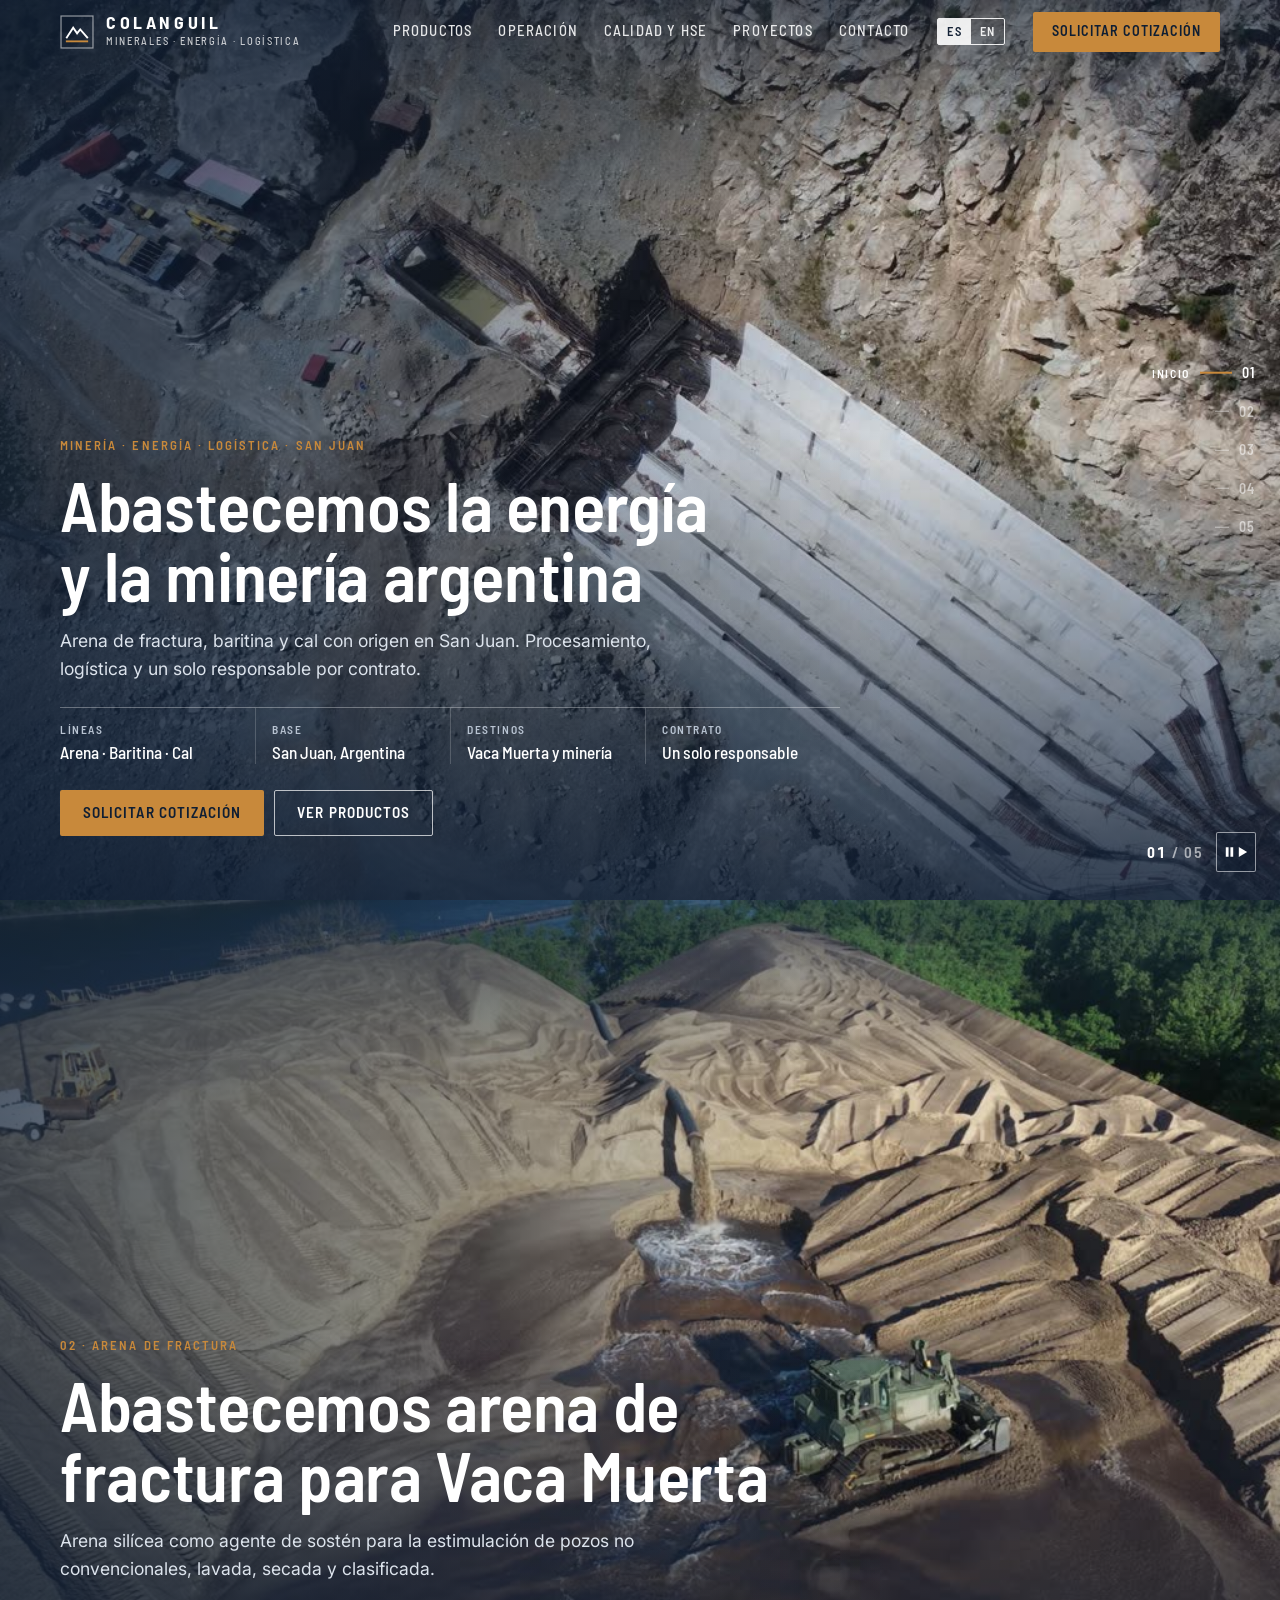
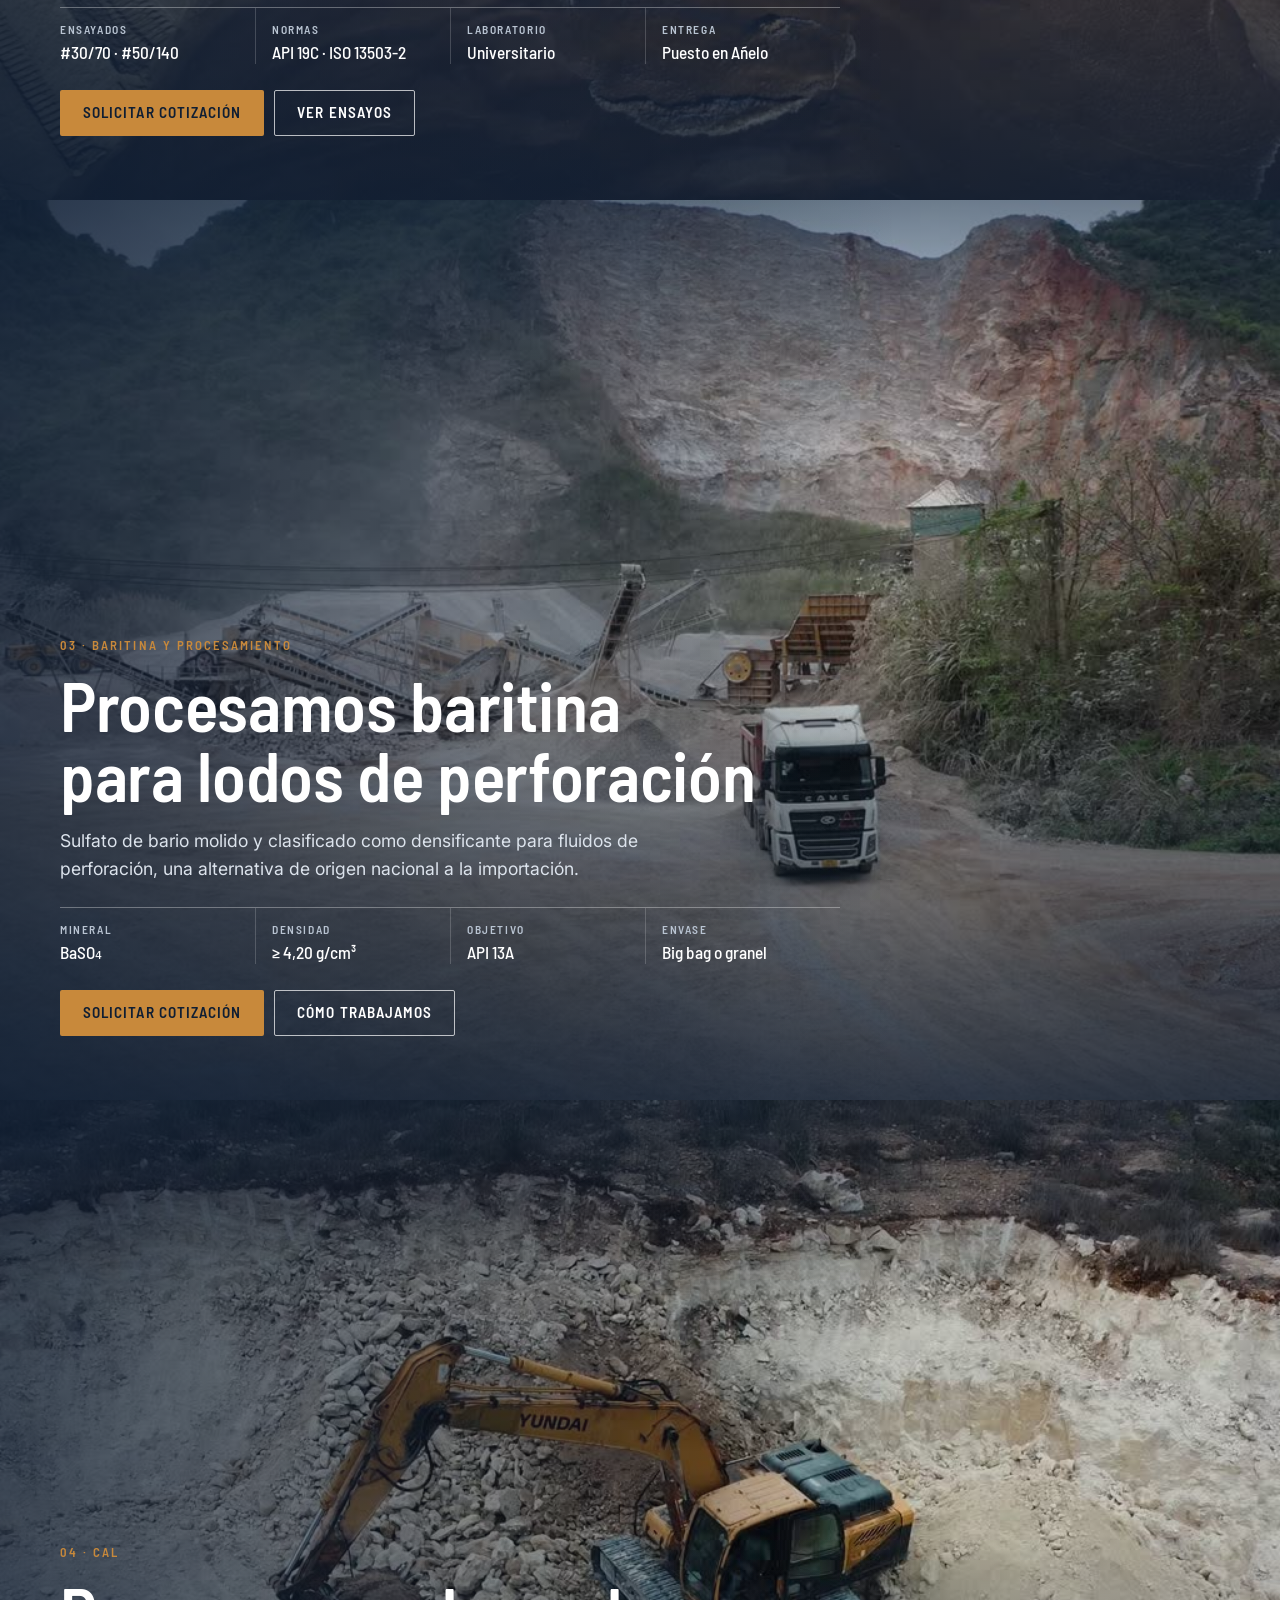
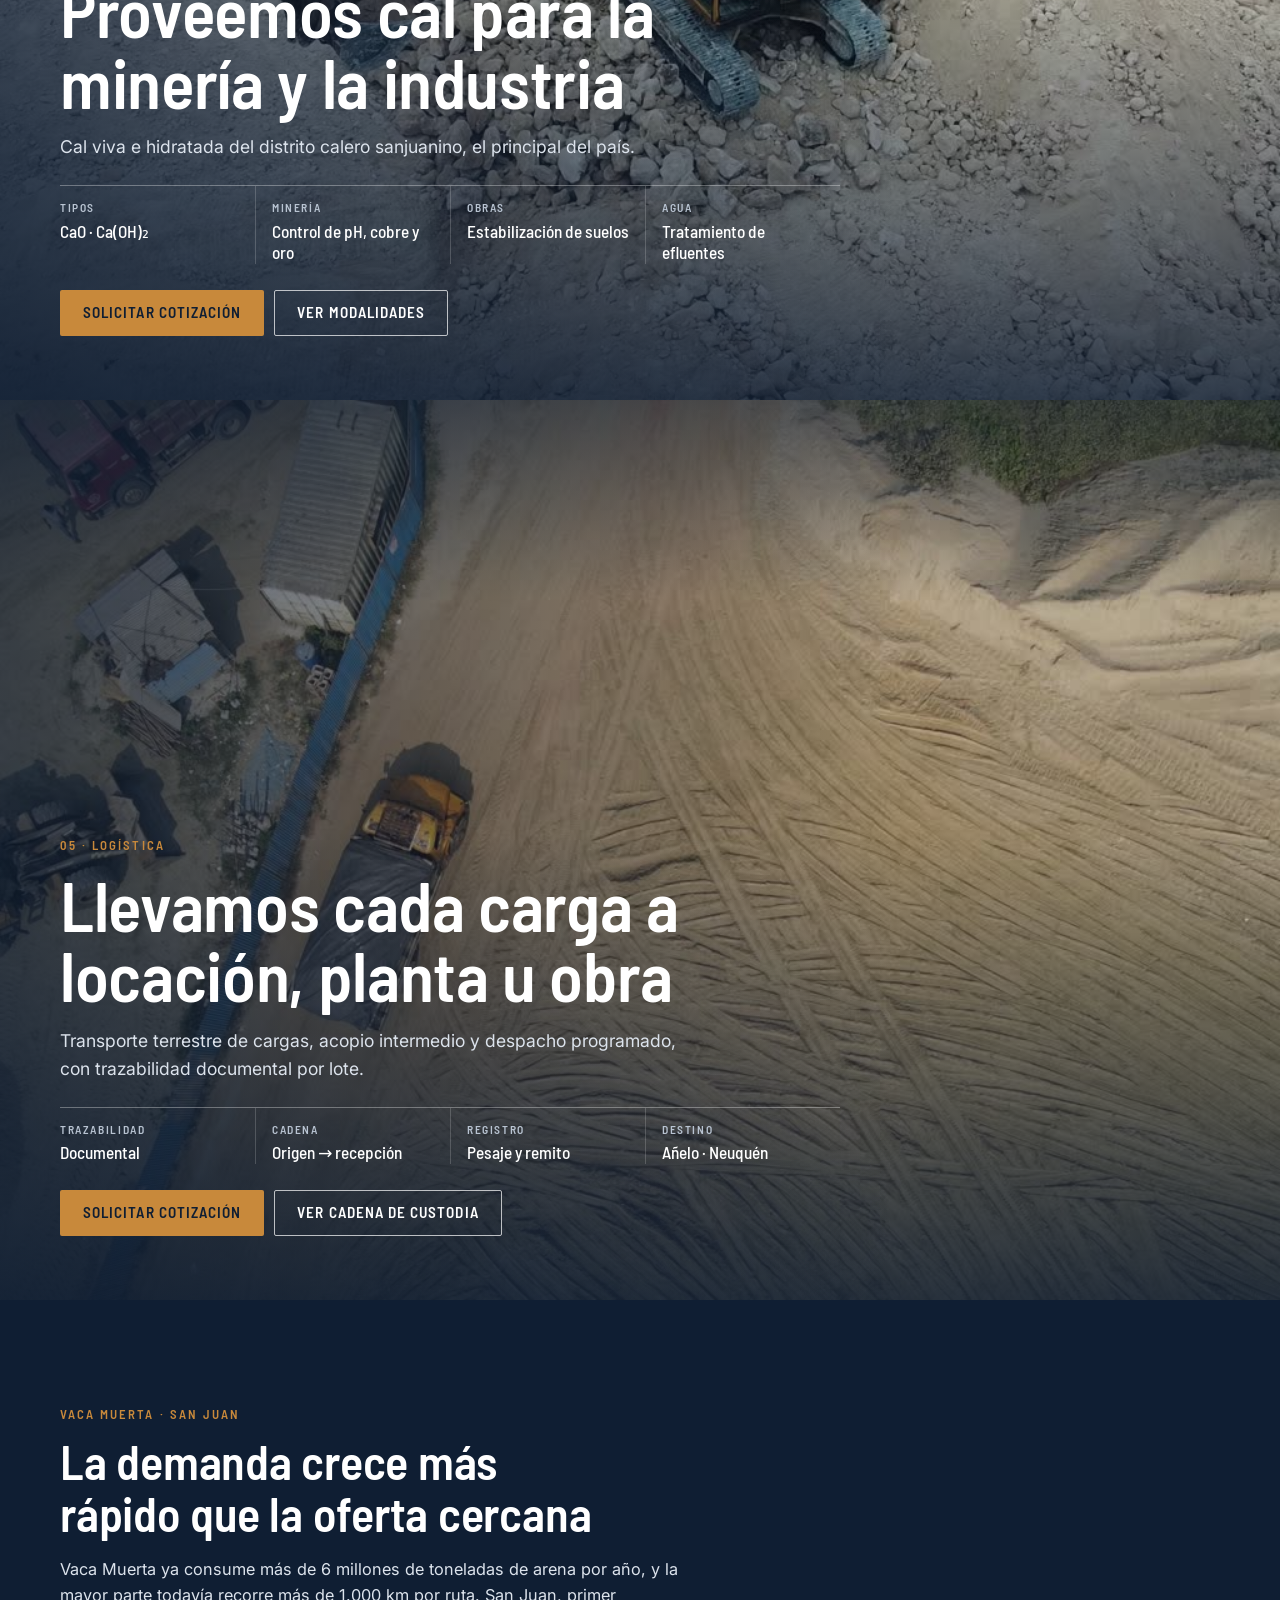
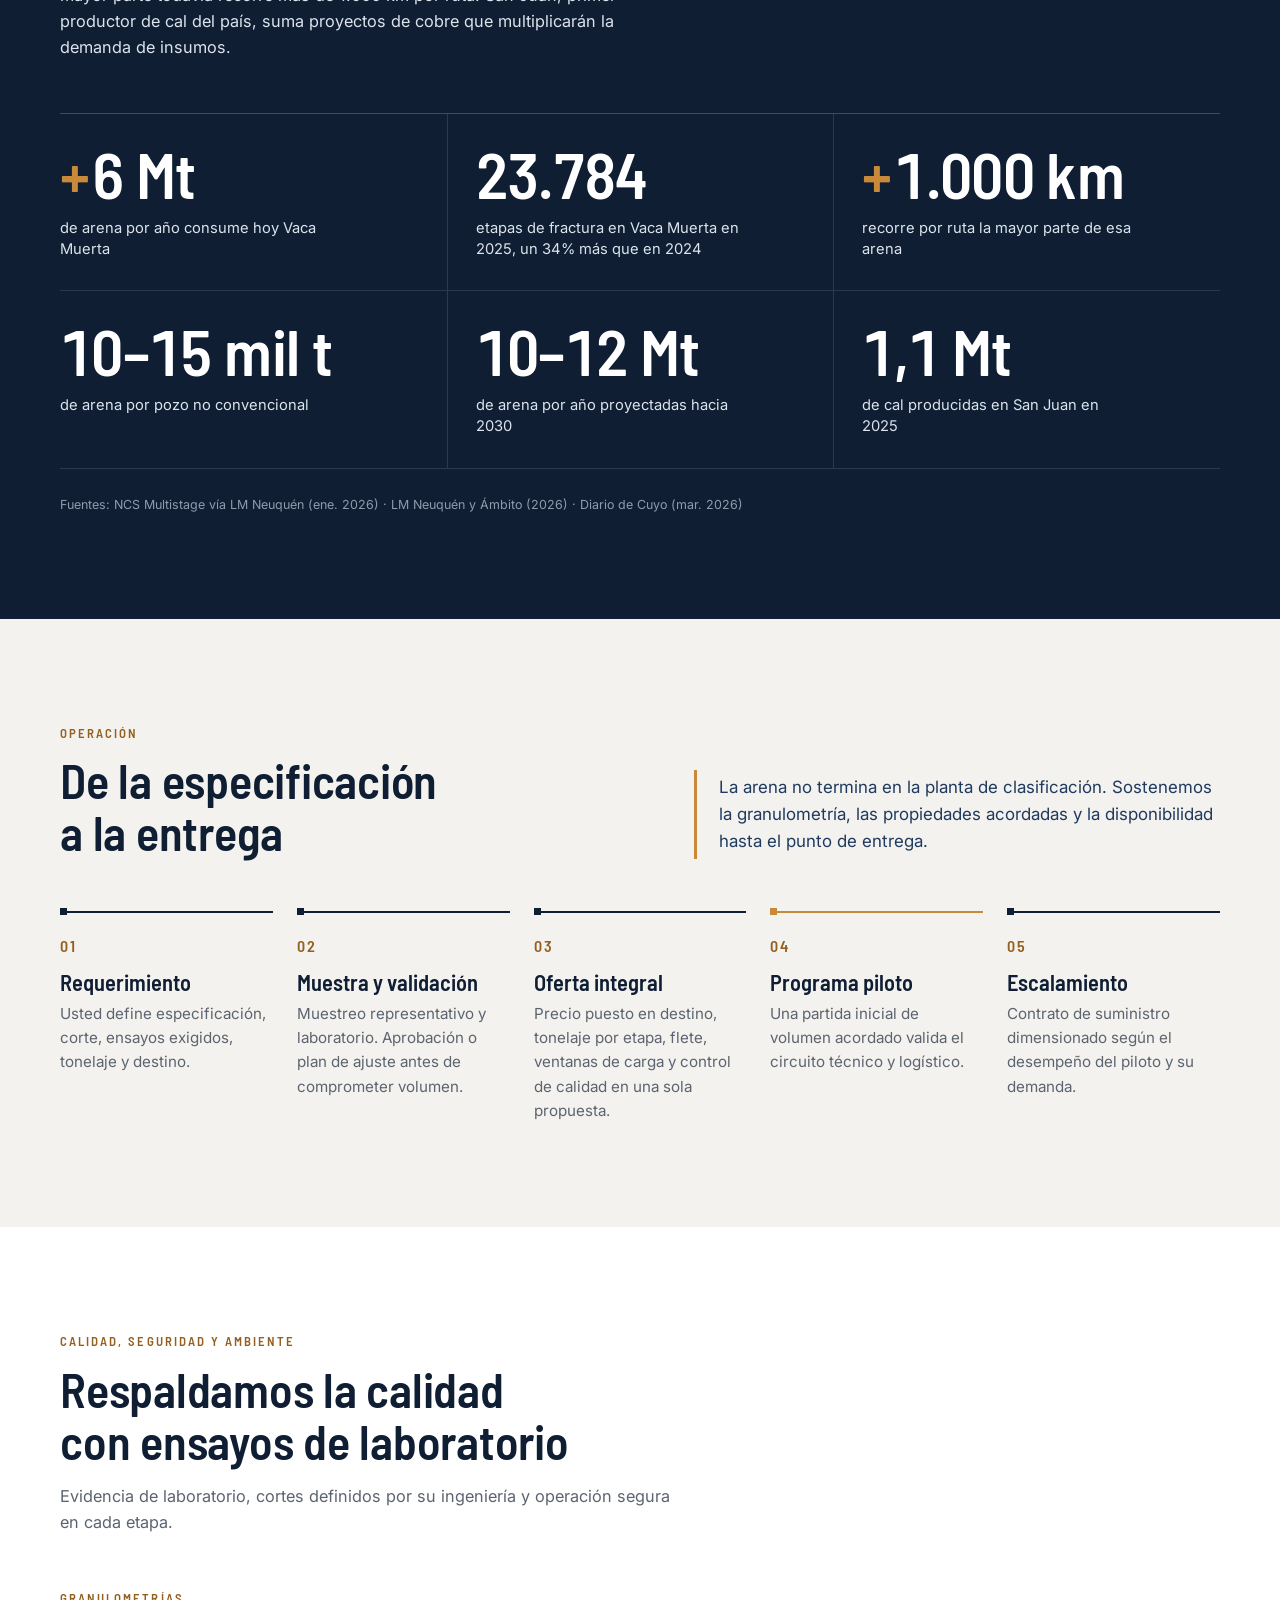
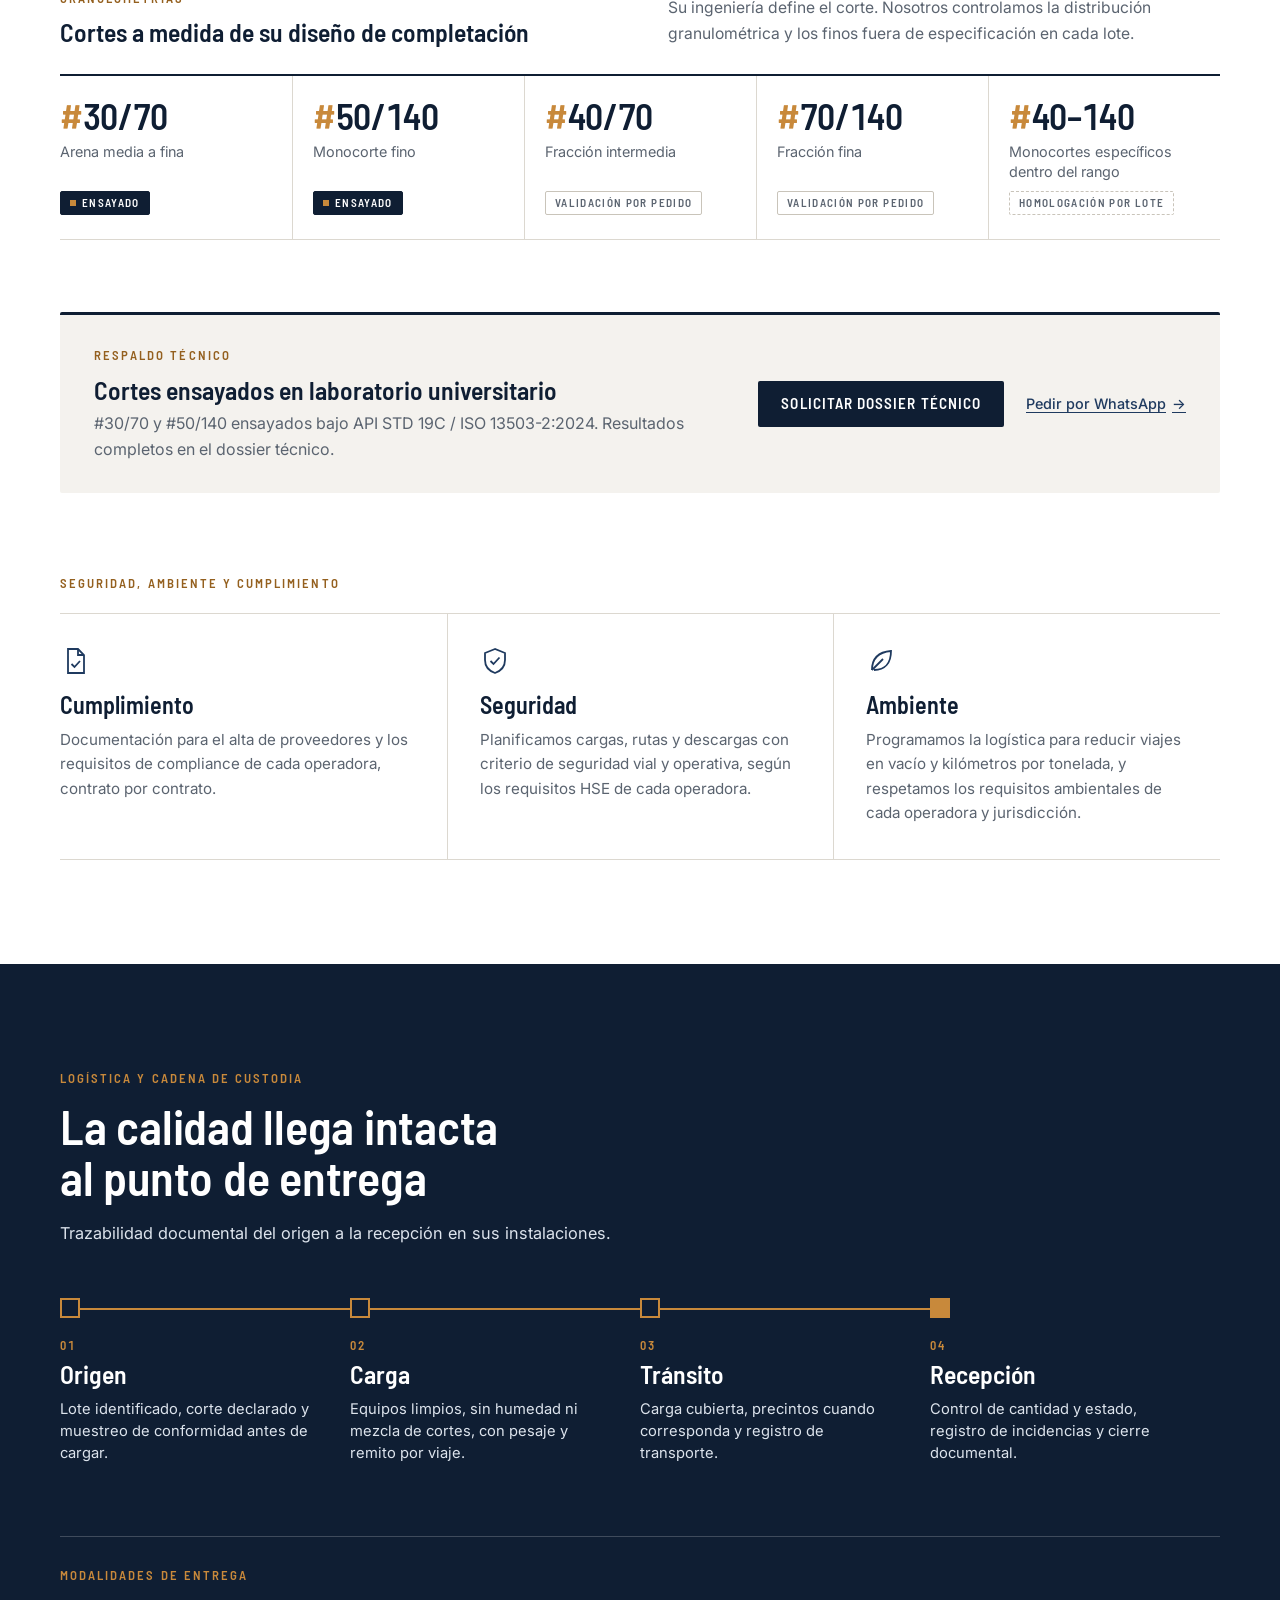
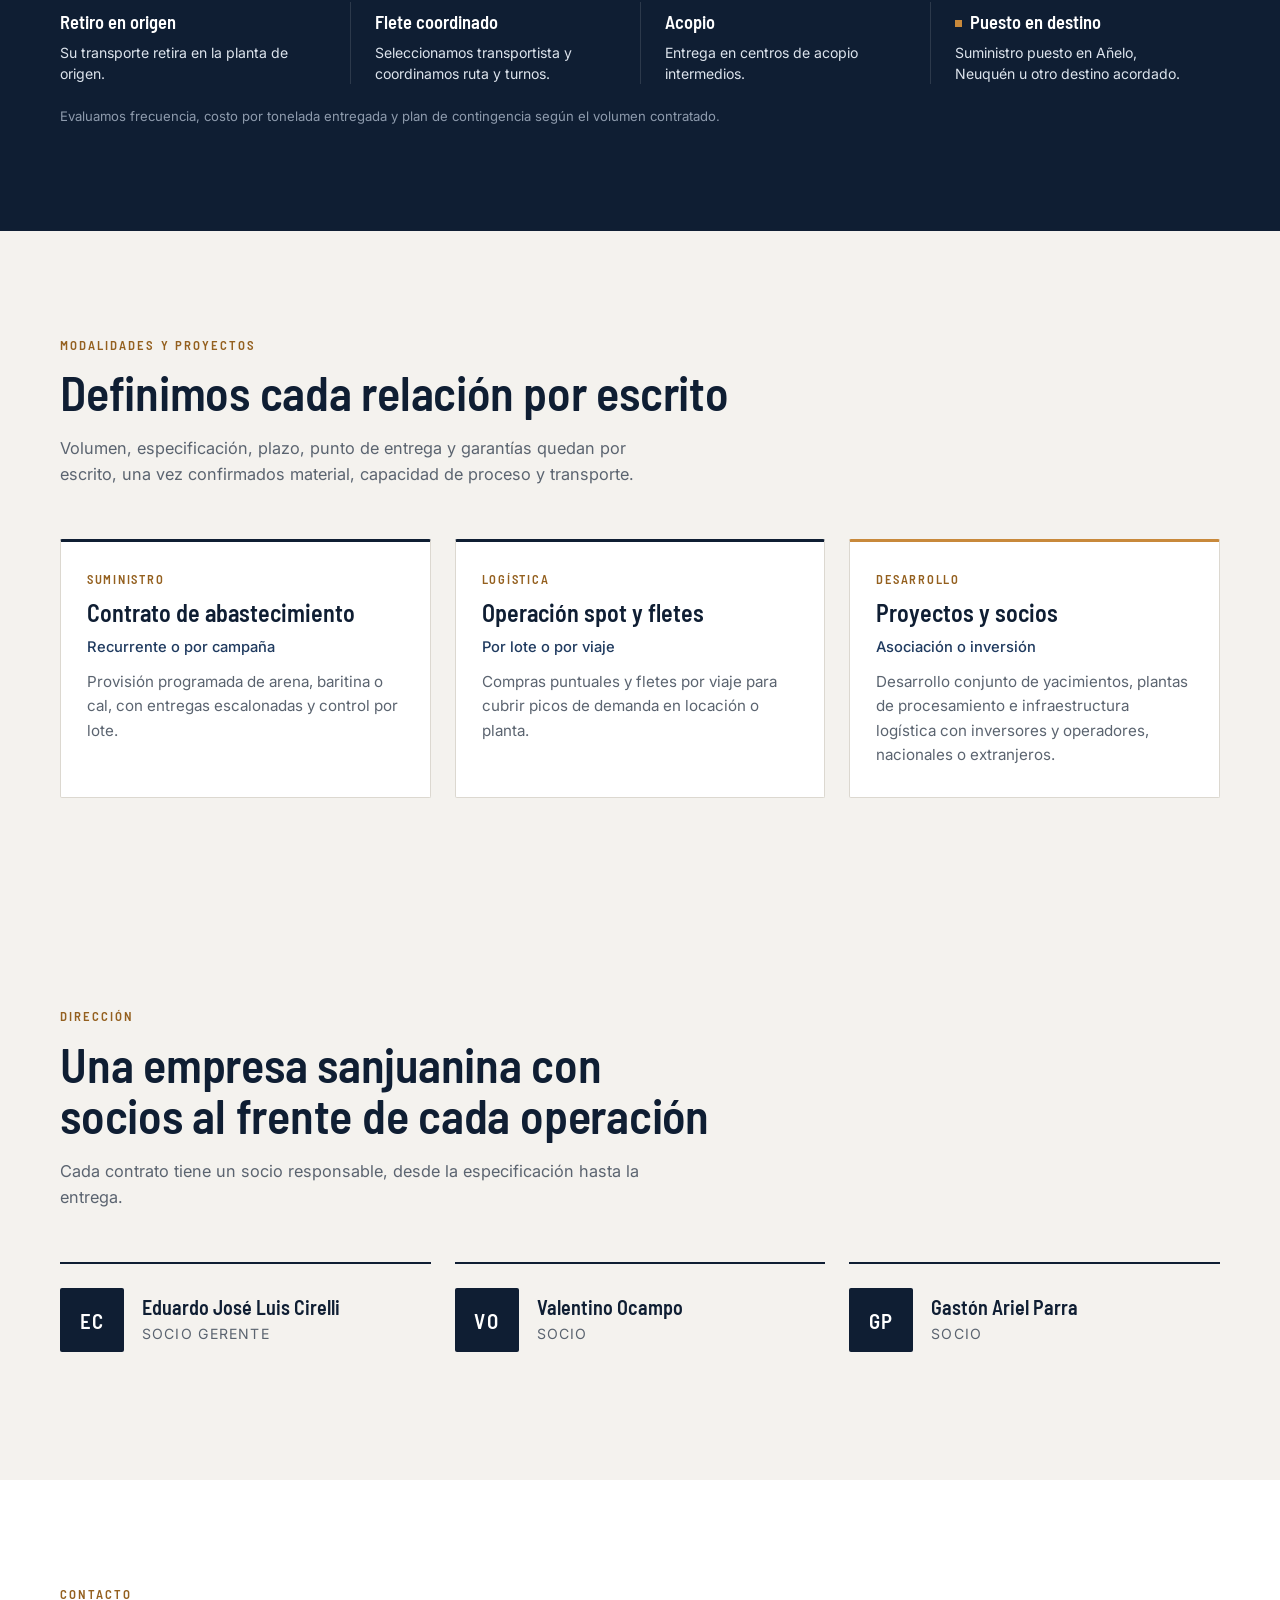
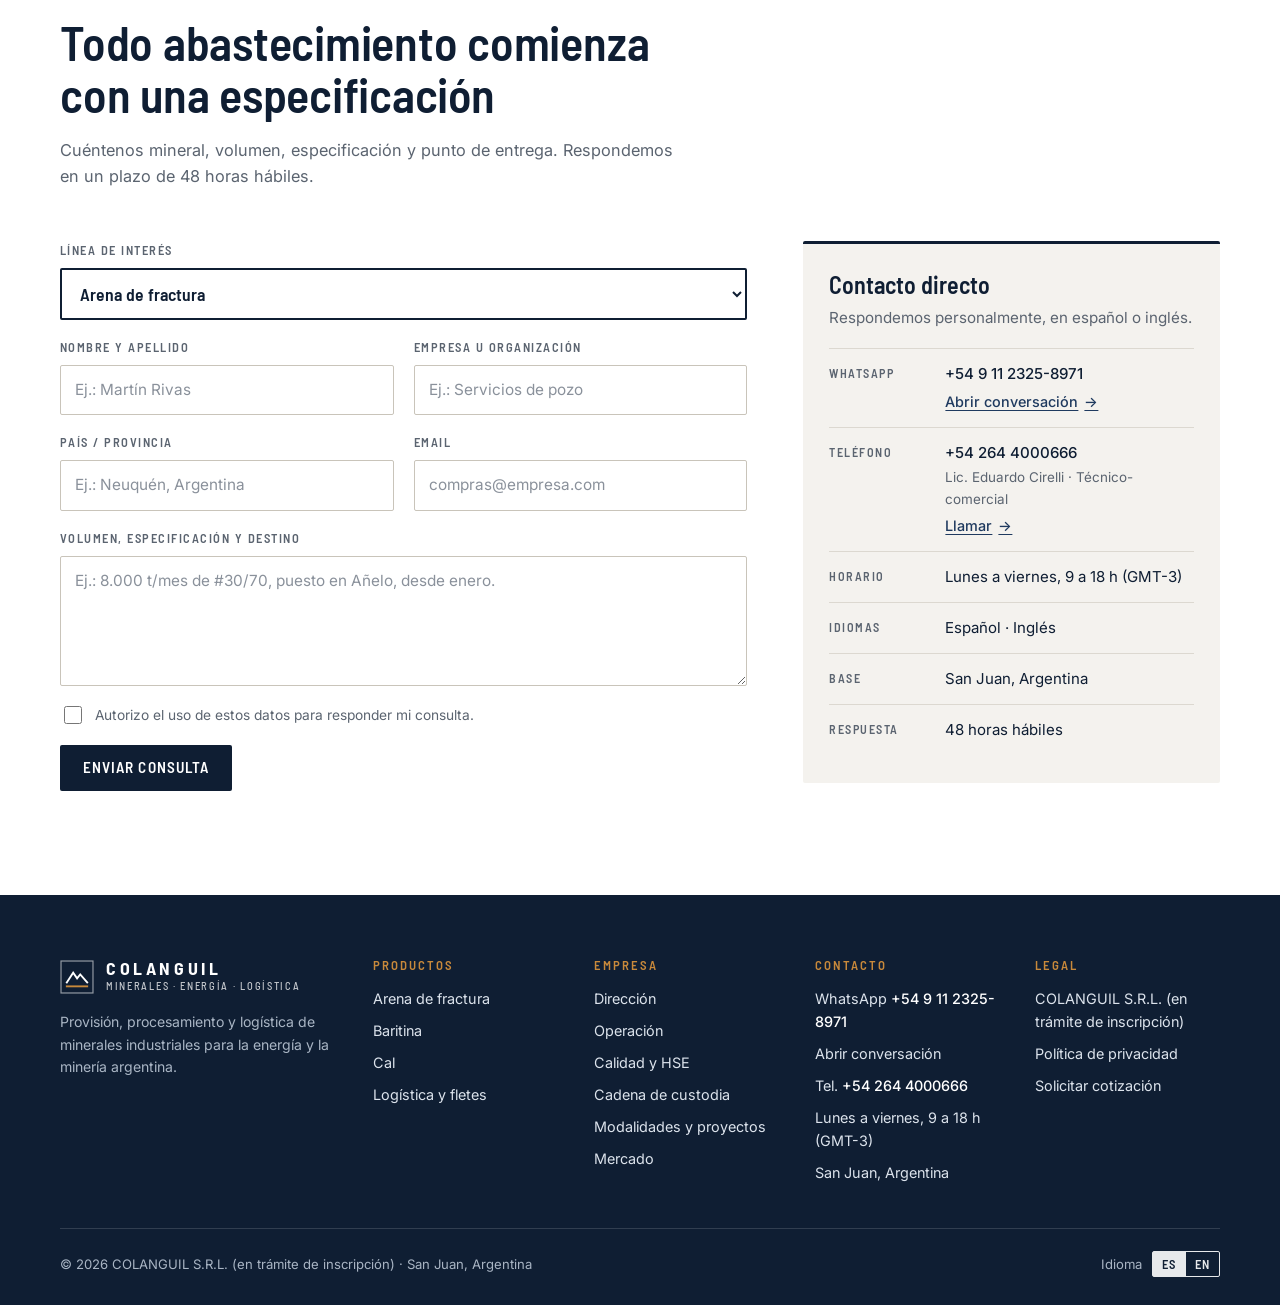
<file: index.html>
<!DOCTYPE html>
<html lang="es">
<head>
<meta charset="UTF-8">
<meta name="viewport" content="width=device-width, initial-scale=1, viewport-fit=cover">
<title>Arena de fractura, baritina y cal | COLANGUIL S.R.L. · San Juan</title>
<meta name="description" content="Arena de fractura #30/70 y #50/140 ensayada bajo API 19C / ISO 13503-2, baritina y cal desde San Juan. Suministro programado y entrega en Añelo.">
<meta name="robots" content="index, follow, max-image-preview:large">
<link rel="canonical" href="https://colanguilgroup.com/">
<meta name="theme-color" content="#0F1E33">
<meta name="geo.region" content="AR-J">
<meta name="geo.placename" content="San Juan, Argentina">
<meta property="og:site_name" content="COLANGUIL S.R.L.">
<meta property="og:locale" content="es_AR">
<meta property="og:locale:alternate" content="en_US">
<meta property="og:type" content="website">
<meta property="og:url" content="https://colanguilgroup.com/">
<meta property="og:title" content="COLANGUIL S.R.L. · Arena de fractura, baritina y cal">
<meta property="og:description" content="Arena de fractura con ensayos de laboratorio, baritina y cal desde San Juan. Suministro programado y cadena de custodia hasta Vaca Muerta.">
<meta property="og:image" content="https://colanguilgroup.com/assets/img/cordillera-h.jpg">
<meta property="og:image:width" content="1280">
<meta property="og:image:height" content="720">
<meta name="twitter:card" content="summary_large_image">
<meta name="twitter:title" content="COLANGUIL S.R.L. · Arena de fractura, baritina y cal">
<meta name="twitter:description" content="Arena de fractura con ensayos de laboratorio, baritina y cal desde San Juan. Suministro programado y cadena de custodia hasta Vaca Muerta.">
<meta name="twitter:image" content="https://colanguilgroup.com/assets/img/cordillera-h.jpg">
<script type="application/ld+json">
{
  "@context": "https://schema.org",
  "@graph": [
    {
      "@type": "Organization",
      "@id": "https://colanguilgroup.com/#org",
      "name": "COLANGUIL S.R.L.",
      "alternateName": "Colanguil Group",
      "url": "https://colanguilgroup.com/",
      "logo": "https://colanguilgroup.com/assets/img/logo.png",
      "description": "Provisión, procesamiento y logística de arena de fractura, baritina y cal para la energía y la minería argentina.",
      "areaServed": ["Argentina", "Vaca Muerta", "San Juan", "Neuquén", "Añelo"],
      "address": {"@type": "PostalAddress", "addressRegion": "San Juan", "addressCountry": "AR"},
      "telephone": "+54-264-400-0666",
      "contactPoint": [
        {"@type": "ContactPoint", "telephone": "+54-9-11-2325-8971", "contactType": "sales", "availableLanguage": ["Spanish", "English"], "areaServed": "AR"},
        {"@type": "ContactPoint", "telephone": "+54-264-400-0666", "contactType": "technical support", "name": "Lic. Eduardo Cirelli", "availableLanguage": ["Spanish"], "areaServed": "AR"}
      ],
      "knowsAbout": ["Arena de fractura", "Agente de sostén (proppant)", "Arena silícea", "Fractura hidráulica", "Granulometría 30/70", "Granulometría 50/140", "Granulometría 40/70", "Granulometría 70/140", "API STD 19C", "ISO 13503-2", "Cadena de custodia", "Baritina", "Lodos de perforación", "Cal viva", "Cal hidratada", "Vaca Muerta", "Minería"],
      "founder": [
        {"@type": "Person", "name": "Eduardo José Luis Cirelli", "jobTitle": "Socio gerente"},
        {"@type": "Person", "name": "Valentino Ocampo", "jobTitle": "Socio"},
        {"@type": "Person", "name": "Gastón Ariel Parra", "jobTitle": "Socio"}
      ]
    },
    {
      "@type": "WebSite",
      "@id": "https://colanguilgroup.com/#web",
      "url": "https://colanguilgroup.com/",
      "name": "COLANGUIL S.R.L.",
      "inLanguage": ["es-AR", "en"],
      "publisher": {"@id": "https://colanguilgroup.com/#org"}
    },
    {"@type": "Service", "name": "Arena de fractura para Vaca Muerta", "serviceType": "Provisión de agente de sostén", "description": "Arena silícea para fractura hidráulica en cortes #30/70 y #50/140 (ensayados bajo API STD 19C / ISO 13503-2:2024) y #40/70, #70/140 a validar por pedido. Entrega en origen, acopio o puesta en Añelo.", "provider": {"@id": "https://colanguilgroup.com/#org"}, "areaServed": ["Vaca Muerta", "Añelo", "Neuquén"]},
    {"@type": "Service", "name": "Baritina para lodos de perforación", "serviceType": "Provisión y molienda de baritina", "provider": {"@id": "https://colanguilgroup.com/#org"}, "areaServed": "Argentina"},
    {"@type": "Service", "name": "Cal para minería e industria", "serviceType": "Provisión de cal viva e hidratada", "provider": {"@id": "https://colanguilgroup.com/#org"}, "areaServed": "Argentina"},
    {"@type": "Service", "name": "Logística y fletes de minerales", "serviceType": "Transporte terrestre de cargas", "description": "Transporte, acopio y despacho programado con cadena de custodia y trazabilidad documental del origen a la recepción.", "provider": {"@id": "https://colanguilgroup.com/#org"}, "areaServed": "Argentina"}
  ]
}
</script>
<link rel="apple-touch-icon" href="assets/img/logo.png">
<link rel="icon" href="assets/img/favicon.svg" type="image/svg+xml">
<link rel="preconnect" href="https://fonts.googleapis.com">
<link rel="preconnect" href="https://fonts.gstatic.com" crossorigin>
<link href="https://fonts.googleapis.com/css2?family=Barlow+Semi+Condensed:wght@500;600;700&family=Inter:wght@400;500&display=swap" rel="stylesheet">
<link rel="stylesheet" href="assets/css/style.css">
</head>
<body>
<a class="skip" href="#contenido" data-t="skip">Saltar al contenido</a>

<header class="site-head" id="head">
  <div class="wrap">
    <a href="#inicio" class="brand" aria-label="Colanguil">
      <svg viewBox="0 0 40 40" fill="none" aria-hidden="true"><rect x="1.2" y="1.2" width="37.6" height="37.6" stroke="currentColor" stroke-opacity=".55" stroke-width="1.4"/><path d="M8 26.5 15.5 15l4.6 6.6 3.7-4.6 8.2 9.5" stroke="currentColor" stroke-width="2.2" stroke-linecap="square"/><path d="M8 31H32" stroke="#C8893B" stroke-width="2.2" stroke-linecap="square"/></svg>
      <span><span class="brand-name">COLANGUIL</span><span class="brand-desc" data-t="brand_d">MINERALES · ENERGÍA · LOGÍSTICA</span></span>
    </a>
    <nav class="nav" aria-label="Principal">
      <a href="#arena" data-t="nav_p">Productos</a>
      <a href="#operacion" data-t="nav_o">Operación</a>
      <a href="#calidad" data-t="nav_q">Calidad y HSE</a>
      <a href="#proyectos" data-t="nav_y">Proyectos</a>
      <a href="#contacto" data-t="nav_c">Contacto</a>
    </nav>
    <div class="lang" role="group" aria-label="Idioma / Language"><button type="button" data-l="es" class="on"><span>ES</span></button><button type="button" data-l="en"><span>EN</span></button></div>
    <a href="#contacto" class="btn btn-ocre" data-t="cta">Solicitar cotización</a>
    <button type="button" class="burger" id="burger" aria-controls="menu" aria-expanded="false" aria-label="Abrir menú">
      <svg viewBox="0 0 20 20" fill="none" aria-hidden="true"><path d="M2 5h16M2 10h16M2 15h16" stroke="currentColor" stroke-width="1.8"/></svg>
    </button>
  </div>
</header>

<div class="menu" id="menu" hidden role="dialog" aria-modal="true" aria-labelledby="menu-t">
  <div class="menu-top">
    <span class="eyebrow" id="menu-t" data-t="m_t">Menú</span>
    <button type="button" class="menu-close" id="menu-close" aria-label="Cerrar menú">
      <svg viewBox="0 0 18 18" fill="none" aria-hidden="true"><path d="M3 3l12 12M15 3 3 15" stroke="currentColor" stroke-width="1.8"/></svg>
    </button>
  </div>
  <nav aria-label="Menú móvil">
    <a href="#arena"><b data-t="nav_p">Productos</b><span>01</span></a>
    <a href="#operacion"><b data-t="nav_o">Operación</b><span>02</span></a>
    <a href="#calidad"><b data-t="nav_q">Calidad y HSE</b><span>03</span></a>
    <a href="#proyectos"><b data-t="nav_y">Proyectos</b><span>04</span></a>
    <a href="#contacto"><b data-t="nav_c">Contacto</b><span>05</span></a>
  </nav>
  <div class="menu-foot">
    <div class="lang" role="group" aria-label="Idioma / Language"><button type="button" data-l="es" class="on"><span>ES</span></button><button type="button" data-l="en"><span>EN</span></button></div>
    <p class="menu-wa">WhatsApp <b>+54 9 11 2325-8971</b></p>
    <a href="#contacto" class="btn btn-ocre" data-t="cta">Solicitar cotización</a>
  </div>
</div>

<!-- Indicadores de capítulo -->
<div class="prog bars" id="bars" aria-label="Capítulos">
  <button type="button" data-go="0" data-ta="ra1" aria-label="Ir al capítulo 1: Inicio"><i><b></b></i></button>
  <button type="button" data-go="1" data-ta="ra2" aria-label="Ir al capítulo 2: Arena de fractura"><i><b></b></i></button>
  <button type="button" data-go="2" data-ta="ra3" aria-label="Ir al capítulo 3: Baritina"><i><b></b></i></button>
  <button type="button" data-go="3" data-ta="ra4" aria-label="Ir al capítulo 4: Cal"><i><b></b></i></button>
  <button type="button" data-go="4" data-ta="ra5" aria-label="Ir al capítulo 5: Logística"><i><b></b></i></button>
</div>
<nav class="prog rail" id="rail" aria-label="Capítulos">
  <button type="button" data-go="0"><span class="n">01</span><span class="bar"></span><span class="lbl" data-t="r1">Inicio</span></button>
  <button type="button" data-go="1"><span class="n">02</span><span class="bar"></span><span class="lbl" data-t="r2">Arena</span></button>
  <button type="button" data-go="2"><span class="n">03</span><span class="bar"></span><span class="lbl" data-t="r3">Baritina</span></button>
  <button type="button" data-go="3"><span class="n">04</span><span class="bar"></span><span class="lbl" data-t="r4">Cal</span></button>
  <button type="button" data-go="4"><span class="n">05</span><span class="bar"></span><span class="lbl" data-t="r5">Logística</span></button>
</nav>
<div class="prog vctl">
  <span class="count" aria-live="polite"><b id="cnum">01</b> <span>/ 05</span></span>
  <button type="button" class="pp" id="pp" aria-label="Pausar video" aria-pressed="false">
    <svg class="i-pause" viewBox="0 0 14 14" aria-hidden="true"><path d="M3 2h3v10H3zM8 2h3v10H8z" fill="currentColor"/></svg>
    <svg class="i-play" viewBox="0 0 14 14" aria-hidden="true" hidden><path d="M3 1.5v11l9-5.5z" fill="currentColor"/></svg>
  </button>
</div>

<main id="contenido">
<div class="chapters" id="chapters">

  <section class="chap" id="inicio" aria-labelledby="t1">
    <video data-name="cordillera" muted playsinline loop preload="none" poster="assets/img/cordillera-h.jpg" aria-hidden="true" tabindex="-1"></video>
    <div class="veil"></div>
    <div class="chap-body"><div class="wrap"><div class="inner">
      <span class="eyebrow" data-t="ch1_eye">Minería · Energía · Logística · San Juan</span>
      <h1 id="t1" data-t="ch1_t">Abastecemos la energía y la minería argentina</h1>
      <p class="lead" data-t="ch1_p">Arena de fractura, baritina y cal con origen en San Juan. Procesamiento, logística y un solo responsable por contrato.</p>
      <dl class="ficha">
        <div><dt data-t="ch1_k1">Líneas</dt><dd data-t="ch1_v1">Arena · Baritina · Cal</dd></div>
        <div><dt data-t="ch1_k2">Base</dt><dd data-t="ch1_v2">San Juan, Argentina</dd></div>
        <div><dt data-t="ch1_k3">Destinos</dt><dd data-t="ch1_v3">Vaca Muerta y minería</dd></div>
        <div><dt data-t="ch1_k4">Contrato</dt><dd data-t="ch1_v4">Un solo responsable</dd></div>
      </dl>
      <div class="actions">
        <a href="#contacto" class="btn btn-ocre" data-t="cta">Solicitar cotización</a>
        <a href="#arena" class="btn btn-line" data-t="ch1_c2">Ver productos</a>
      </div>
    </div></div></div>
  </section>

  <section class="chap" id="arena" aria-labelledby="t2">
    <video data-name="arena" muted playsinline loop preload="none" poster="assets/img/arena-h.jpg" aria-hidden="true" tabindex="-1"></video>
    <div class="veil"></div>
    <div class="chap-body"><div class="wrap"><div class="inner">
      <span class="eyebrow" data-t="ch2_eye">02 · Arena de fractura</span>
      <h2 id="t2" data-t="ch2_t">Abastecemos arena de fractura para Vaca Muerta</h2>
      <p class="lead" data-t="ch2_p">Arena silícea como agente de sostén para la estimulación de pozos no convencionales, lavada, secada y clasificada.</p>
      <dl class="ficha">
        <div><dt data-t="ch2_k1">Ensayados</dt><dd>#30/70 · #50/140</dd></div>
        <div><dt data-t="ch2_k2">Normas</dt><dd>API 19C · ISO 13503-2</dd></div>
        <div><dt data-t="ch2_k3">Laboratorio</dt><dd data-t="ch2_v3">Universitario</dd></div>
        <div><dt data-t="ch2_k4">Entrega</dt><dd data-t="ch2_v4">Puesto en Añelo</dd></div>
      </dl>
      <div class="actions">
        <a href="#contacto" class="btn btn-ocre" data-line="arena" data-t="cta">Solicitar cotización</a>
        <a href="#ensayos" class="btn btn-line" data-t="ch2_c2">Ver ensayos</a>
      </div>
    </div></div></div>
  </section>

  <section class="chap" id="baritina" aria-labelledby="t3">
    <video data-name="planta" muted playsinline loop preload="none" poster="assets/img/planta-h.jpg" aria-hidden="true" tabindex="-1"></video>
    <div class="veil"></div>
    <div class="chap-body"><div class="wrap"><div class="inner">
      <span class="eyebrow" data-t="ch3_eye">03 · Baritina y procesamiento</span>
      <h2 id="t3" data-t="ch3_t">Procesamos baritina para lodos de perforación</h2>
      <p class="lead" data-t="ch3_p">Sulfato de bario molido y clasificado como densificante para fluidos de perforación, una alternativa de origen nacional a la importación.</p>
      <dl class="ficha">
        <div><dt data-t="ch3_k1">Mineral</dt><dd>BaSO₄</dd></div>
        <div><dt data-t="ch3_k2">Densidad</dt><dd data-t="ch3_v2">≥ 4,20 g/cm³</dd></div>
        <div><dt data-t="ch3_k3">Objetivo</dt><dd>API 13A</dd></div>
        <div><dt data-t="ch3_k4">Envase</dt><dd data-t="ch3_v4">Big bag o granel</dd></div>
      </dl>
      <div class="actions">
        <a href="#contacto" class="btn btn-ocre" data-line="baritina" data-t="cta">Solicitar cotización</a>
        <a href="#operacion" class="btn btn-line" data-t="ch3_c2">Cómo trabajamos</a>
      </div>
    </div></div></div>
  </section>

  <section class="chap" id="cal" aria-labelledby="t4">
    <video data-name="cal" muted playsinline loop preload="none" poster="assets/img/cal-h.jpg" aria-hidden="true" tabindex="-1"></video>
    <div class="veil"></div>
    <div class="chap-body"><div class="wrap"><div class="inner">
      <span class="eyebrow" data-t="ch4_eye">04 · Cal</span>
      <h2 id="t4" data-t="ch4_t">Proveemos cal para la minería y la industria</h2>
      <p class="lead" data-t="ch4_p">Cal viva e hidratada del distrito calero sanjuanino, el principal del país.</p>
      <dl class="ficha">
        <div><dt data-t="ch4_k1">Tipos</dt><dd>CaO · Ca(OH)₂</dd></div>
        <div><dt data-t="ch4_k2">Minería</dt><dd data-t="ch4_v2">Control de pH, cobre y oro</dd></div>
        <div><dt data-t="ch4_k3">Obras</dt><dd data-t="ch4_v3">Estabilización de suelos</dd></div>
        <div><dt data-t="ch4_k4">Agua</dt><dd data-t="ch4_v4">Tratamiento de efluentes</dd></div>
      </dl>
      <div class="actions">
        <a href="#contacto" class="btn btn-ocre" data-line="cal" data-t="cta">Solicitar cotización</a>
        <a href="#proyectos" class="btn btn-line" data-t="ch4_c2">Ver modalidades</a>
      </div>
    </div></div></div>
  </section>

  <section class="chap" id="logistica" aria-labelledby="t5">
    <video data-name="logistica" muted playsinline loop preload="none" poster="assets/img/logistica-h.jpg" aria-hidden="true" tabindex="-1"></video>
    <div class="veil"></div>
    <div class="chap-body"><div class="wrap"><div class="inner">
      <span class="eyebrow" data-t="ch5_eye">05 · Logística</span>
      <h2 id="t5" data-t="ch5_t">Llevamos cada carga a locación, planta u obra</h2>
      <p class="lead" data-t="ch5_p">Transporte terrestre de cargas, acopio intermedio y despacho programado, con trazabilidad documental por lote.</p>
      <dl class="ficha">
        <div><dt data-t="ch5_k1">Trazabilidad</dt><dd data-t="ch5_v1">Documental</dd></div>
        <div><dt data-t="ch5_k2">Cadena</dt><dd data-t="ch5_v2">Origen → recepción</dd></div>
        <div><dt data-t="ch5_k3">Registro</dt><dd data-t="ch5_v3">Pesaje y remito</dd></div>
        <div><dt data-t="ch5_k4">Destino</dt><dd data-t="ch5_v4">Añelo · Neuquén</dd></div>
      </dl>
      <div class="actions">
        <a href="#contacto" class="btn btn-ocre" data-line="logistica" data-t="cta">Solicitar cotización</a>
        <a href="#custodia" class="btn btn-line" data-t="ch5_c2">Ver cadena de custodia</a>
      </div>
    </div></div></div>
  </section>

</div>

<div class="after" id="after">

  <section class="sec figures on-dark" id="cifras" aria-labelledby="fg-t">
    <div class="wrap">
      <div class="sec-head">
        <span class="eyebrow" data-t="fg_eye">Vaca Muerta · San Juan</span>
        <h2 id="fg-t" data-t="fg_t">La demanda crece más rápido que la oferta cercana</h2>
        <p data-t="fg_lead">Vaca Muerta ya consume más de 6 millones de toneladas de arena por año, y la mayor parte todavía recorre más de 1.000 km por ruta. San Juan, primer productor de cal del país, suma proyectos de cobre que multiplicarán la demanda de insumos.</p>
      </div>
      <div class="stats">
        <div class="stat"><b data-t="s0n"><span class="plus">+</span>6 Mt</b><span data-t="s0">de arena por año consume hoy Vaca Muerta</span></div>
        <div class="stat"><b data-t="s1n">23.784</b><span data-t="s1">etapas de fractura en Vaca Muerta en 2025, un 34% más que en 2024</span></div>
        <div class="stat"><b data-t="s5n"><span class="plus">+</span>1.000 km</b><span data-t="s5">recorre por ruta la mayor parte de esa arena</span></div>
        <div class="stat"><b data-t="s2n">10–15 mil t</b><span data-t="s2">de arena por pozo no convencional</span></div>
        <div class="stat"><b data-t="s3n">10–12 Mt</b><span data-t="s3">de arena por año proyectadas hacia 2030</span></div>
        <div class="stat"><b data-t="s4n">1,1 Mt</b><span data-t="s4">de cal producidas en San Juan en 2025</span></div>
      </div>
      <p class="src" data-t="s_src">Fuentes: NCS Multistage vía LM Neuquén (ene. 2026) · LM Neuquén y Ámbito (2026) · Diario de Cuyo (mar. 2026)</p>
    </div>
  </section>

  <section class="sec ops" id="operacion" aria-labelledby="op-t">
    <div class="wrap">
      <div class="ops-top">
        <div class="sec-head">
          <span class="eyebrow" data-t="f_eye">Operación</span>
          <h2 id="op-t" data-t="f_title">De la especificación a la entrega</h2>
        </div>
        <p class="quote" data-t="f_quote">La arena no termina en la planta de clasificación. Sostenemos la granulometría, las propiedades acordadas y la disponibilidad hasta el punto de entrega.</p>
      </div>
      <ol class="steps steps--5">
        <li class="step"><span class="n">01</span><h3 data-t="f1t">Requerimiento</h3><p data-t="f1p">Usted define especificación, corte, ensayos exigidos, tonelaje y destino.</p></li>
        <li class="step"><span class="n">02</span><h3 data-t="f2t">Muestra y validación</h3><p data-t="f2p">Muestreo representativo y laboratorio. Aprobación o plan de ajuste antes de comprometer volumen.</p></li>
        <li class="step"><span class="n">03</span><h3 data-t="f3t">Oferta integral</h3><p data-t="f3p">Precio puesto en destino, tonelaje por etapa, flete, ventanas de carga y control de calidad en una sola propuesta.</p></li>
        <li class="step is-key"><span class="n">04</span><h3 data-t="f4t">Programa piloto</h3><p data-t="f4p">Una partida inicial de volumen acordado valida el circuito técnico y logístico.</p></li>
        <li class="step"><span class="n">05</span><h3 data-t="f5t">Escalamiento</h3><p data-t="f5p">Contrato de suministro dimensionado según el desempeño del piloto y su demanda.</p></li>
      </ol>
    </div>
  </section>

  <section class="sec hse" id="calidad" aria-labelledby="q-t">
    <div class="wrap">
      <div class="sec-head">
        <span class="eyebrow" data-t="q_eye">Calidad, seguridad y ambiente</span>
        <h2 id="q-t" data-t="q_title">Respaldamos la calidad con ensayos de laboratorio</h2>
        <p data-t="q_lead">Evidencia de laboratorio, cortes definidos por su ingeniería y operación segura en cada etapa.</p>
      </div>

      <div class="cuts-head">
        <div>
          <span class="eyebrow" data-t="cut_e">Granulometrías</span>
          <h3 data-t="cut_t">Cortes a medida de su diseño de completación</h3>
        </div>
        <p data-t="cut_p">Su ingeniería define el corte. Nosotros controlamos la distribución granulométrica y los finos fuera de especificación en cada lote.</p>
      </div>
      <ul class="cuts">
        <li class="cut"><b class="cut-m"><span class="hash">#</span>30/70</b><p data-t="cut1">Arena media a fina</p><span class="chip chip-ok" data-t="chip_ok">Ensayado</span></li>
        <li class="cut"><b class="cut-m"><span class="hash">#</span>50/140</b><p data-t="cut2">Monocorte fino</p><span class="chip chip-ok" data-t="chip_ok">Ensayado</span></li>
        <li class="cut"><b class="cut-m"><span class="hash">#</span>40/70</b><p data-t="cut3">Fracción intermedia</p><span class="chip" data-t="chip_val">Validación por pedido</span></li>
        <li class="cut"><b class="cut-m"><span class="hash">#</span>70/140</b><p data-t="cut4">Fracción fina</p><span class="chip" data-t="chip_val">Validación por pedido</span></li>
        <li class="cut"><b class="cut-m"><span class="hash">#</span>40–140</b><p data-t="cut5">Monocortes específicos dentro del rango</p><span class="chip chip-hom" data-t="chip_hom">Homologación por lote</span></li>
      </ul>

      <div class="seal" id="ensayos">
        <div>
          <span class="eyebrow" data-t="seal_e">Respaldo técnico</span>
          <h3 data-t="seal_t">Cortes ensayados en laboratorio universitario</h3>
          <p data-t="seal_p">#30/70 y #50/140 ensayados bajo API STD 19C / ISO 13503-2:2024. Resultados completos en el dossier técnico.</p>
        </div>
        <div class="seal-act">
          <a href="#contacto" class="btn btn-navy" data-line="arena" data-req="dossier" data-t="seal_cta">Solicitar dossier técnico</a>
          <a class="tlink wa-link" data-wa="wa_dossier" href="https://wa.me/5491123258971" target="_blank" rel="noopener"><span data-t="seal_wa">Pedir por WhatsApp</span> <span aria-hidden="true">→</span></a>
        </div>
      </div>

      <span class="eyebrow sub-eye" data-t="q_hse_e">Seguridad, ambiente y cumplimiento</span>
      <div class="pillars">
        <div class="pillar">
          <svg viewBox="0 0 30 30" fill="none" aria-hidden="true"><path d="M8 3h10l6 6v18H8z" stroke="currentColor" stroke-width="1.8"/><path d="M18 3v6h6M11.5 18l3 3 5.5-6" stroke="currentColor" stroke-width="1.8"/></svg>
          <h3 data-t="q1t">Cumplimiento</h3>
          <p data-t="q1p">Documentación para el alta de proveedores y los requisitos de compliance de cada operadora, contrato por contrato.</p>
        </div>
        <div class="pillar">
          <svg viewBox="0 0 30 30" fill="none" aria-hidden="true"><path d="M15 3 5 7v7c0 6.5 4.3 11 10 13 5.7-2 10-6.5 10-13V7L15 3Z" stroke="currentColor" stroke-width="1.8"/><path d="m10.5 15 3 3 6-6.5" stroke="currentColor" stroke-width="1.8"/></svg>
          <h3 data-t="q2t">Seguridad</h3>
          <p data-t="q2p">Planificamos cargas, rutas y descargas con criterio de seguridad vial y operativa, según los requisitos HSE de cada operadora.</p>
        </div>
        <div class="pillar">
          <svg viewBox="0 0 30 30" fill="none" aria-hidden="true"><path d="M6 24C6 12 13 6 25 5c0 12-6 19-17 19" stroke="currentColor" stroke-width="1.8"/><path d="M6 24 17 13" stroke="currentColor" stroke-width="1.8"/></svg>
          <h3 data-t="q3t">Ambiente</h3>
          <p data-t="q3p">Programamos la logística para reducir viajes en vacío y kilómetros por tonelada, y respetamos los requisitos ambientales de cada operadora y jurisdicción.</p>
        </div>
      </div>
    </div>
  </section>

  <section class="sec custody on-dark" id="custodia" aria-labelledby="cc-t">
    <div class="wrap">
      <div class="sec-head">
        <span class="eyebrow" data-t="cc_eye">Logística y cadena de custodia</span>
        <h2 id="cc-t" data-t="cc_t">La calidad llega intacta al punto de entrega</h2>
        <p data-t="cc_lead">Trazabilidad documental del origen a la recepción en sus instalaciones.</p>
      </div>
      <ol class="chain">
        <li class="stage"><span class="node" aria-hidden="true"></span><span class="stage-n">01</span><h3 data-t="cc_s1">Origen</h3><p data-t="cc_d1">Lote identificado, corte declarado y muestreo de conformidad antes de cargar.</p></li>
        <li class="stage"><span class="node" aria-hidden="true"></span><span class="stage-n">02</span><h3 data-t="cc_s2">Carga</h3><p data-t="cc_d2">Equipos limpios, sin humedad ni mezcla de cortes, con pesaje y remito por viaje.</p></li>
        <li class="stage"><span class="node" aria-hidden="true"></span><span class="stage-n">03</span><h3 data-t="cc_s3">Tránsito</h3><p data-t="cc_d3">Carga cubierta, precintos cuando corresponda y registro de transporte.</p></li>
        <li class="stage is-end"><span class="node" aria-hidden="true"></span><span class="stage-n">04</span><h3 data-t="cc_s4">Recepción</h3><p data-t="cc_d4">Control de cantidad y estado, registro de incidencias y cierre documental.</p></li>
      </ol>
      <div class="mstrip-wrap">
        <span class="eyebrow" data-t="md_e">Modalidades de entrega</span>
        <ul class="mstrip">
          <li><b data-t="md1t">Retiro en origen</b><span data-t="md1p">Su transporte retira en la planta de origen.</span></li>
          <li><b data-t="md2t">Flete coordinado</b><span data-t="md2p">Seleccionamos transportista y coordinamos ruta y turnos.</span></li>
          <li><b data-t="md3t">Acopio</b><span data-t="md3p">Entrega en centros de acopio intermedios.</span></li>
          <li class="is-key"><b data-t="md4t">Puesto en destino</b><span data-t="md4p">Suministro puesto en Añelo, Neuquén u otro destino acordado.</span></li>
        </ul>
        <p class="mnote" data-t="md_note">Evaluamos frecuencia, costo por tonelada entregada y plan de contingencia según el volumen contratado.</p>
      </div>
    </div>
  </section>

  <section class="sec modes" id="proyectos" aria-labelledby="fe-t">
    <div class="wrap">
      <div class="sec-head">
        <span class="eyebrow" data-t="fe_eye">Modalidades y proyectos</span>
        <h2 id="fe-t" data-t="fe_title">Definimos cada relación por escrito</h2>
        <p data-t="fe_lead">Volumen, especificación, plazo, punto de entrega y garantías quedan por escrito, una vez confirmados material, capacidad de proceso y transporte.</p>
      </div>
      <div class="fees">
        <div class="fee"><span class="who" data-t="fe1w">Suministro</span><h3 data-t="fe1t">Contrato de abastecimiento</h3><p class="how" data-t="fe1h">Recurrente o por campaña</p><p data-t="fe1p">Provisión programada de arena, baritina o cal, con entregas escalonadas y control por lote.</p></div>
        <div class="fee"><span class="who" data-t="fe2w">Logística</span><h3 data-t="fe2t">Operación spot y fletes</h3><p class="how" data-t="fe2h">Por lote o por viaje</p><p data-t="fe2p">Compras puntuales y fletes por viaje para cubrir picos de demanda en locación o planta.</p></div>
        <div class="fee"><span class="who" data-t="fe3w">Desarrollo</span><h3 data-t="fe3t">Proyectos y socios</h3><p class="how" data-t="fe3h">Asociación o inversión</p><p data-t="fe3p">Desarrollo conjunto de yacimientos, plantas de procesamiento e infraestructura logística con inversores y operadores, nacionales o extranjeros.</p></div>
      </div>
    </div>
  </section>

  <section class="sec team-sec" id="direccion" aria-labelledby="dir-t">
    <div class="wrap">
      <div class="sec-head">
        <span class="eyebrow" data-t="dir_eye">Dirección</span>
        <h2 id="dir-t" data-t="dir_title">Una empresa sanjuanina con socios al frente de cada operación</h2>
        <p data-t="dir_lead">Cada contrato tiene un socio responsable, desde la especificación hasta la entrega.</p>
      </div>
      <div class="team">
        <div class="person"><span class="mono" aria-hidden="true">EC</span><div><h3>Eduardo José Luis Cirelli</h3><p data-t="dir_r1">Socio gerente</p></div></div>
        <div class="person"><span class="mono" aria-hidden="true">VO</span><div><h3>Valentino Ocampo</h3><p data-t="dir_r2">Socio</p></div></div>
        <div class="person"><span class="mono" aria-hidden="true">GP</span><div><h3>Gastón Ariel Parra</h3><p data-t="dir_r3">Socio</p></div></div>
      </div>
    </div>
  </section>

  <section class="sec contact" id="contacto" aria-labelledby="c-t">
    <div class="wrap">
      <div class="sec-head">
        <span class="eyebrow" data-t="c_eye">Contacto</span>
        <h2 id="c-t" data-t="c_title">Todo abastecimiento comienza con una especificación</h2>
        <p data-t="c_lead">Cuéntenos mineral, volumen, especificación y punto de entrega. Respondemos en un plazo de 48 horas hábiles.</p>
      </div>
      <div class="contact-grid">
        <form id="form" novalidate>
          <div class="field full field-line"><label for="f-line" data-t="cf5">Línea de interés</label>
            <select id="f-line" name="line">
              <option value="arena" data-t="cf5a">Arena de fractura</option>
              <option value="baritina" data-t="cf5b">Baritina</option>
              <option value="cal" data-t="cf5c">Cal</option>
              <option value="logistica" data-t="cf5d">Logística y fletes</option>
              <option value="proyectos" data-t="cf5e">Proyectos e inversión</option>
            </select></div>
          <div class="field"><label for="f-name" data-t="cf1">Nombre y apellido</label><input id="f-name" name="name" type="text" autocomplete="name" data-tp="cp1" placeholder="Ej.: Martín Rivas"></div>
          <div class="field"><label for="f-co" data-t="cf2">Empresa u organización</label><input id="f-co" name="company" type="text" autocomplete="organization" data-tp="cp2" placeholder="Ej.: Servicios de pozo"></div>
          <div class="field"><label for="f-geo" data-t="cf3">País / provincia</label><input id="f-geo" name="geo" type="text" data-tp="cp3" placeholder="Ej.: Neuquén, Argentina"></div>
          <div class="field"><label for="f-mail" data-t="cf4">Email</label><input id="f-mail" name="email" type="email" autocomplete="email" data-tp="cp4" placeholder="compras@empresa.com"></div>
          <div class="field full"><label for="f-msg" data-t="cf6">Volumen, especificación y destino</label><textarea id="f-msg" name="msg" data-tp="cp5" placeholder="Ej.: 8.000 t/mes de #30/70, puesto en Añelo, desde enero."></textarea></div>
          <div class="consent"><input id="f-ok" name="consent" type="checkbox"><label for="f-ok" data-t="cf7">Autorizo el uso de estos datos para responder mi consulta.</label></div>
          <div class="form-actions"><button type="submit" class="btn btn-navy" id="f-send" data-t="cf8">Enviar consulta</button><p class="ok" id="f-done" role="status" hidden data-t="cf9">Recibido. Respondemos dentro de las 48 horas hábiles.</p></div>
        </form>
        <aside class="side" aria-labelledby="ci-t">
          <h3 id="ci-t" data-t="ci_t">Contacto directo</h3>
          <p data-t="ci_lead">Respondemos personalmente, en español o inglés.</p>
          <div class="row"><div class="k">WhatsApp</div><div class="v"><span class="sel">+54 9 11 2325-8971</span><a class="tlink wa-link" href="https://wa.me/5491123258971" target="_blank" rel="noopener"><span data-t="ci_open">Abrir conversación</span> <span aria-hidden="true">→</span></a></div></div>
          <div class="row">
            <div class="k" data-t="ci_k7">Teléfono</div>
            <div class="v">
              <span class="sel">+54 264 4000666</span>
              <span class="who" data-t="ci_v7">Lic. Eduardo Cirelli · Técnico-comercial</span>
              <a class="tlink" href="tel:+542644000666"><span data-t="ci_call">Llamar</span> <span aria-hidden="true">→</span></a>
            </div>
          </div>
          <div class="row"><div class="k" data-t="ci_k4">Horario</div><div class="v" data-t="ci_hrs">Lunes a viernes, 9 a 18 h (GMT-3)</div></div>
          <div class="row"><div class="k" data-t="ci_k5">Idiomas</div><div class="v" data-t="ci_v5">Español · Inglés</div></div>
          <div class="row"><div class="k" data-t="ci_k3">Base</div><div class="v" data-t="ci_v3">San Juan, Argentina</div></div>
          <div class="row"><div class="k" data-t="ci_k6">Respuesta</div><div class="v" data-t="ci_v6">48 horas hábiles</div></div>
        </aside>
      </div>
    </div>
  </section>

  <footer class="foot on-dark">
    <div class="wrap">
      <div class="foot-grid">
        <div class="foot-brand">
          <a href="#inicio" class="brand" aria-label="Colanguil">
            <svg viewBox="0 0 40 40" fill="none" aria-hidden="true"><rect x="1.2" y="1.2" width="37.6" height="37.6" stroke="currentColor" stroke-opacity=".55" stroke-width="1.4"/><path d="M8 26.5 15.5 15l4.6 6.6 3.7-4.6 8.2 9.5" stroke="currentColor" stroke-width="2.2" stroke-linecap="square"/><path d="M8 31H32" stroke="#C8893B" stroke-width="2.2" stroke-linecap="square"/></svg>
            <span><span class="brand-name">COLANGUIL</span><span class="brand-desc" data-t="brand_d">MINERALES · ENERGÍA · LOGÍSTICA</span></span>
          </a>
          <p class="foot-desc" data-t="ft_d">Provisión, procesamiento y logística de minerales industriales para la energía y la minería argentina.</p>
        </div>
        <div>
          <h4 data-t="fc1">Productos</h4>
          <ul>
            <li><a href="#arena" data-t="ft1">Arena de fractura</a></li>
            <li><a href="#baritina" data-t="ft2">Baritina</a></li>
            <li><a href="#cal" data-t="ft3">Cal</a></li>
            <li><a href="#logistica" data-t="ft4">Logística y fletes</a></li>
          </ul>
        </div>
        <div>
          <h4 data-t="fc2">Empresa</h4>
          <ul>
            <li><a href="#direccion" data-t="dir_eye">Dirección</a></li>
            <li><a href="#operacion" data-t="nav_o">Operación</a></li>
            <li><a href="#calidad" data-t="nav_q">Calidad y HSE</a></li>
            <li><a href="#custodia" data-t="fl_cc">Cadena de custodia</a></li>
            <li><a href="#proyectos" data-t="fe_eye">Modalidades y proyectos</a></li>
            <li><a href="#cifras" data-t="fl_c">Mercado</a></li>
          </ul>
        </div>
        <div>
          <h4 data-t="fc3">Contacto</h4>
          <ul>
            <li>WhatsApp <span class="sel">+54 9 11 2325-8971</span></li>
            <li><a class="wa-link" href="https://wa.me/5491123258971" target="_blank" rel="noopener" data-t="ci_open">Abrir conversación</a></li>
            <li>Tel. <span class="sel">+54 264 4000666</span></li>
            <li data-t="ci_hrs">Lunes a viernes, 9 a 18 h (GMT-3)</li>
            <li data-t="ci_v3">San Juan, Argentina</li>
          </ul>
        </div>
        <div>
          <h4 data-t="fc4">Legal</h4>
          <ul>
            <li data-t="ft_rs">COLANGUIL S.R.L. (en trámite de inscripción)</li>
            <li><a href="#inicio" data-t="ft_p">Política de privacidad</a></li>
            <li><a href="#contacto" data-t="cta">Solicitar cotización</a></li>
          </ul>
        </div>
      </div>
      <div class="foot-bot">
        <span data-t="ft_c">© 2026 COLANGUIL S.R.L. (en trámite de inscripción) · San Juan, Argentina</span>
        <div class="lang-wrap"><span data-t="ft_lang">Idioma</span><div class="lang" role="group" aria-label="Idioma / Language"><button type="button" data-l="es" class="on"><span>ES</span></button><button type="button" data-l="en"><span>EN</span></button></div></div>
      </div>
    </div>
  </footer>

</div>
</main>

<script src="assets/js/main.js"></script>
</body>
</html>
</file>
<file: assets/css/style.css>
/* COLANGUIL S.R.L. — estilos del sitio */
/* Corporativo inmersivo: 5 capítulos de video a pantalla completa (snap tipo Reels en mobile) → secciones institucionales sobrias. Azul institucional + blanco, ocre como acento mesurado. */
:root{
  --navy:#0F1E33;
  --navy-2:#162A45;
  --blue:#1F3A5F;
  --ocre:#C8893B;
  --ocre-dk:#94601F;
  --stone:#5B6470;
  --paper:#F4F2EE;
  --white:#FFFFFF;
  --line:#DCD8D0;
  --line-2:#C9C4BA;
  --mist:#B9C4D2;
  --on-dark:#DCE3EC;
  --ok:#2E6B3F;
  --f-head:'Barlow Semi Condensed','Roboto Condensed','Arial Narrow',system-ui,-apple-system,'Segoe UI',sans-serif;
  --f-body:'Inter',system-ui,-apple-system,'Segoe UI',Roboto,Arial,sans-serif;
  --hh:64px;
  --safe-t:env(safe-area-inset-top,0px);
  --safe-b:env(safe-area-inset-bottom,0px);
  --r:3px;
  color-scheme:light;
}
*,*::before,*::after{box-sizing:border-box}
html{scroll-snap-type:y proximity;-webkit-text-size-adjust:100%}
@media (prefers-reduced-motion:no-preference){html{scroll-behavior:smooth}}
body{margin:0;background:var(--paper);color:var(--navy);font-family:var(--f-body);font-size:16px;line-height:1.6;-webkit-font-smoothing:antialiased}
body.menu-open{overflow:hidden}
a{color:inherit}
img,video,svg{display:block;max-width:100%}
h1,h2,h3,h4{margin:0;font-family:var(--f-head);font-weight:600;line-height:1.08;text-wrap:balance}
p{margin:0}
button{font:inherit}
.wrap{width:100%;max-width:1240px;margin-inline:auto;padding-left:max(16px,env(safe-area-inset-left,0px));padding-right:max(16px,env(safe-area-inset-right,0px))}
@media (min-width:821px){.wrap{padding-left:max(40px,env(safe-area-inset-left,0px));padding-right:max(40px,env(safe-area-inset-right,0px))}}
.eyebrow{display:block;font-family:var(--f-head);font-weight:600;font-size:.8rem;letter-spacing:.16em;text-transform:uppercase;color:var(--ocre-dk)}
.on-dark .eyebrow,.chap .eyebrow{color:var(--ocre)}
:focus-visible{outline:2px solid var(--blue);outline-offset:3px}
.chap :focus-visible,.on-dark :focus-visible,.site-head:not(.solid) :focus-visible,.menu :focus-visible,.prog :focus-visible{outline-color:var(--ocre)}
.skip{position:absolute;left:16px;top:-60px;z-index:100;background:var(--white);color:var(--navy);padding:10px 14px;border-radius:var(--r)}
.skip:focus{top:calc(var(--safe-t) + 8px)}

/* BOTONES (rectangulares) */
.btn{display:inline-flex;align-items:center;justify-content:center;gap:10px;min-height:46px;padding:0 22px;border-radius:2px;border:1px solid transparent;font-family:var(--f-head);font-weight:600;font-size:.95rem;letter-spacing:.07em;text-transform:uppercase;text-decoration:none;cursor:pointer;line-height:1;white-space:nowrap;transition:background-color .2s,color .2s,border-color .2s}
.btn-ocre{background:var(--ocre);color:var(--navy)}
.btn-ocre:hover{background:#D79A4F}
.btn-line{border-color:rgba(255,255,255,.7);color:var(--white);background:transparent}
.btn-line:hover{background:rgba(255,255,255,.12)}
.btn-navy{background:var(--navy);color:var(--white)}
.btn-navy:hover{background:var(--blue)}
.btn svg{width:14px;height:14px;flex:none}

/* HEADER */
.site-head{position:sticky;top:var(--safe-t);z-index:50;height:var(--hh);margin-bottom:calc(-1 * var(--hh));color:var(--white);background:transparent;border-bottom:1px solid transparent;transition:background-color .25s,color .25s,border-color .25s}
.site-head::before{content:"";position:absolute;left:0;right:0;bottom:100%;height:var(--safe-t);background:inherit}
.site-head.solid{background:var(--white);color:var(--navy);border-bottom-color:var(--line)}
.site-head .wrap{display:flex;align-items:center;gap:28px;height:100%}
.brand{display:flex;align-items:center;gap:12px;text-decoration:none;color:inherit;min-width:0}
.brand svg{width:34px;height:34px;flex:none}
.brand-name{display:block;font-family:var(--f-head);font-weight:700;font-size:1.12rem;letter-spacing:.2em;line-height:1.1}
.brand-desc{display:block;font-family:var(--f-head);font-weight:500;font-size:.66rem;letter-spacing:.16em;opacity:.75;white-space:nowrap}
.nav{display:flex;gap:26px;margin-left:auto}
.nav a{white-space:nowrap;font-family:var(--f-head);font-weight:500;font-size:.92rem;letter-spacing:.08em;text-transform:uppercase;text-decoration:none;opacity:.88;padding:6px 0;border-bottom:2px solid transparent}
.nav a:hover{opacity:1;border-bottom-color:var(--ocre)}
.lang{display:flex;border:1px solid currentColor;border-radius:2px;opacity:.9}
.lang button{background:none;border:0;color:inherit;cursor:pointer;font-family:var(--f-head);font-weight:600;font-size:.78rem;letter-spacing:.1em;padding:6px 9px;line-height:1}
.lang button.on{background:currentColor}
.lang button.on span{color:var(--navy)}
.site-head.solid .lang button.on span{color:var(--white)}
.site-head .btn{min-height:40px;padding:0 18px;font-size:.88rem}
.site-head.solid .btn-ocre{background:var(--navy);color:var(--white)}
.site-head.solid .btn-ocre:hover{background:var(--blue)}
.burger{display:none;margin-left:auto;width:44px;height:44px;align-items:center;justify-content:center;background:none;border:1px solid currentColor;border-radius:2px;color:inherit;cursor:pointer}
.burger svg{width:20px;height:20px}
@media (max-width:1080px){
  .nav,.site-head .lang,.site-head .btn{display:none}
  .burger{display:inline-flex}
}
@media (max-width:420px){.brand-desc{display:none}}

/* MENÚ MOBILE */
.menu{position:fixed;inset:0;z-index:80;background:var(--navy);color:var(--white);display:flex;flex-direction:column;padding:calc(var(--safe-t) + 12px) max(16px,env(safe-area-inset-right,0px)) calc(var(--safe-b) + 24px) max(16px,env(safe-area-inset-left,0px));overflow-y:auto}
.menu[hidden]{display:none}
.menu-top{display:flex;align-items:center;justify-content:space-between;height:52px}
.menu-top .eyebrow{color:var(--ocre)}
.menu-close{width:44px;height:44px;display:inline-flex;align-items:center;justify-content:center;background:none;border:1px solid rgba(255,255,255,.5);border-radius:2px;color:var(--white);cursor:pointer}
.menu-close svg{width:18px;height:18px}
.menu nav{display:flex;flex-direction:column;margin-top:24px;border-top:1px solid rgba(255,255,255,.14)}
.menu nav a{display:flex;justify-content:space-between;align-items:center;font-family:var(--f-head);font-weight:600;font-size:2rem;line-height:1.1;text-decoration:none;padding:16px 0;border-bottom:1px solid rgba(255,255,255,.14)}
.menu nav a span{font-size:.85rem;color:var(--ocre);letter-spacing:.1em}
.menu-foot{margin-top:auto;padding-top:32px;display:flex;flex-direction:column;gap:18px}
.menu-foot .lang{align-self:flex-start;color:var(--white)}
.menu-foot .lang button{padding:9px 14px;font-size:.88rem}
.menu-foot .btn{width:100%}
.menu-wa{font-size:.9rem;color:var(--on-dark)}
.menu-wa b{font-weight:500;color:var(--white);user-select:all}

/* CAPÍTULOS DE VIDEO */
.chapters{position:relative;background:var(--navy)}
.chap{position:relative;height:100vh;height:100svh;min-height:520px;overflow:hidden;background:var(--navy);color:var(--white);scroll-snap-align:start}
.chap video{position:absolute;inset:0;width:100%;height:100%;max-width:none;object-fit:cover;background:var(--navy)}
.veil{position:absolute;inset:0;pointer-events:none;background:linear-gradient(180deg,rgba(15,30,51,.62) 0%,rgba(15,30,51,0) 20%,rgba(15,30,51,.12) 42%,rgba(15,30,51,.9) 100%)}
@media (min-width:821px){
  .veil{background:linear-gradient(90deg,rgba(15,30,51,.72) 0%,rgba(15,30,51,.25) 50%,rgba(15,30,51,0) 70%),linear-gradient(180deg,rgba(15,30,51,.55) 0%,rgba(15,30,51,0) 22%,rgba(15,30,51,0) 48%,rgba(15,30,51,.82) 100%)}
}
.chap-body{position:absolute;left:0;right:0;bottom:0;z-index:2;padding-bottom:calc(var(--safe-b) + 40px)}
.inner{max-width:780px;min-width:0}
.chap .eyebrow{margin-bottom:14px}
.chap h1,.chap h2{font-size:clamp(2.1rem,5.4vw,4.4rem);line-height:1.02;letter-spacing:-.005em;font-weight:600}
.chap .lead{margin-top:16px;max-width:56ch;font-size:clamp(.98rem,1.4vw,1.1rem);color:var(--on-dark)}
.ficha{display:grid;grid-template-columns:repeat(4,minmax(0,1fr));margin:24px 0 26px;padding:0;border-top:1px solid rgba(255,255,255,.32)}
.ficha div{min-width:0;padding:12px 16px 0 0}
.ficha div + div{padding-left:16px;border-left:1px solid rgba(255,255,255,.18)}
.ficha dt{font-family:var(--f-head);font-weight:600;font-size:.72rem;letter-spacing:.14em;text-transform:uppercase;color:var(--mist)}
.ficha dd{margin:4px 0 0;font-family:var(--f-head);font-weight:500;font-size:1.08rem;line-height:1.25;color:var(--white)}
.actions{display:flex;flex-wrap:wrap;gap:10px}
@keyframes rise{from{opacity:0;transform:translateY(16px)}to{opacity:1;transform:none}}
.chap.is-in .inner > *{animation:rise .7s cubic-bezier(.2,.7,.2,1) both}
.chap.is-in .inner > :nth-child(2){animation-delay:.07s}
.chap.is-in .inner > :nth-child(3){animation-delay:.14s}
.chap.is-in .inner > :nth-child(4){animation-delay:.21s}
.chap.is-in .inner > :nth-child(5){animation-delay:.28s}
@media (min-width:821px){.chap-body{padding-bottom:calc(var(--safe-b) + 64px)}}
@media (max-width:820px){
  html{scroll-snap-type:y mandatory}
  .chap{scroll-snap-stop:always}
  .ficha{grid-template-columns:repeat(2,minmax(0,1fr));row-gap:12px}
  .ficha div:nth-child(odd){padding-left:0;border-left:0}
  .ficha div:nth-child(even){padding-left:14px;border-left:1px solid rgba(255,255,255,.18)}
  .ficha dd{font-size:1rem}
  .actions .btn{flex:1 1 auto;padding:0 16px}
}
@media (prefers-reduced-motion:reduce){.chap.is-in .inner > *{animation:none}}

/* PROGRESO: barras (mobile) / riel numerado (desktop) + controles */
.prog{transition:opacity .3s,visibility .3s}
body:not(.in-video) .prog{opacity:0;visibility:hidden;pointer-events:none}
.bars{position:fixed;z-index:56;top:calc(var(--safe-t) + 3px);left:max(16px,env(safe-area-inset-left,0px));right:max(16px,env(safe-area-inset-right,0px));display:none;gap:4px}
.bars button{flex:1 1 0;min-width:0;height:12px;padding:5px 0;background:none;border:0;cursor:pointer}
.bars i{display:block;height:2px;background:rgba(255,255,255,.32);overflow:hidden}
.bars b{display:block;height:100%;width:0;background:var(--white);transition:width .3s linear}
.rail{position:fixed;z-index:56;right:max(24px,env(safe-area-inset-right,0px));top:50%;transform:translateY(-50%);display:flex;flex-direction:column;gap:4px}
.rail button{display:flex;flex-direction:row-reverse;align-items:center;gap:10px;background:none;border:0;padding:6px 0;color:var(--white);cursor:pointer;font-family:var(--f-head);font-weight:600;letter-spacing:.1em}
.rail .n{font-size:.88rem;opacity:.55;min-width:2ch;text-align:right}
.rail .bar{width:14px;height:1px;background:rgba(255,255,255,.5);transition:width .3s,background-color .3s}
.rail .lbl{font-size:.74rem;text-transform:uppercase;opacity:0;transform:translateX(6px);transition:opacity .3s,transform .3s;white-space:nowrap}
.rail button:hover .lbl,.rail button[aria-current="step"] .lbl{opacity:1;transform:none}
.rail button[aria-current="step"] .n{opacity:1}
.rail button[aria-current="step"] .bar{width:32px;height:2px;background:var(--ocre)}
.vctl{position:fixed;z-index:56;right:max(24px,env(safe-area-inset-right,0px));bottom:calc(var(--safe-b) + 28px);display:flex;align-items:center;gap:12px;color:var(--white)}
.count{font-family:var(--f-head);font-weight:600;font-size:.95rem;letter-spacing:.12em;font-variant-numeric:tabular-nums}
.count span{opacity:.6}
.pp{width:40px;height:40px;display:inline-flex;align-items:center;justify-content:center;background:rgba(15,30,51,.35);border:1px solid rgba(255,255,255,.55);border-radius:2px;color:var(--white);cursor:pointer}
.pp svg{width:14px;height:14px}
@media (max-width:820px){
  .bars{display:flex}
  .rail{display:none}
  .vctl{top:calc(var(--safe-t) + var(--hh) + 6px);bottom:auto;right:max(16px,env(safe-area-inset-right,0px))}
  .pp{width:36px;height:36px}
}

/* POST-VIDEO: un solo bloque de snap que cubre el viewport → scroll libre */
.after{scroll-snap-align:start}
.sec{padding-block:104px;scroll-margin-top:calc(var(--safe-t) + var(--hh))}
.sec-head{max-width:760px;margin-bottom:52px}
.sec-head h2{font-size:clamp(1.9rem,3.8vw,3rem);margin-top:12px;letter-spacing:-.005em}
.after [id]{scroll-margin-top:calc(var(--safe-t) + var(--hh) + 16px)}
.sec-head p{margin-top:16px;color:var(--stone);max-width:62ch;font-size:1.02rem}
.on-dark .sec-head p{color:var(--on-dark)}
@media (max-width:820px){.sec{padding-block:68px}.sec-head{margin-bottom:36px}}

/* CIFRAS */
.figures{background:var(--navy);color:var(--white)}
.stats{display:grid;grid-template-columns:repeat(3,minmax(0,1fr));border-top:1px solid rgba(255,255,255,.2)}
.stat{min-width:0;padding:28px 28px 30px 0;border-bottom:1px solid rgba(255,255,255,.12)}
.stat + .stat{padding-left:28px;border-left:1px solid rgba(255,255,255,.12)}
.stat:nth-child(3n+1){padding-left:0;border-left:0}
.stat b{display:block;font-family:var(--f-head);font-weight:600;font-size:clamp(2.5rem,5vw,4.1rem);line-height:1;letter-spacing:-.01em;font-variant-numeric:tabular-nums;color:var(--white)}
.stat b .plus{color:var(--ocre);display:inline;margin:0 .04em 0 0;font-size:inherit;line-height:inherit;letter-spacing:inherit}
.stat span{display:block;margin-top:12px;font-size:.92rem;line-height:1.45;color:var(--on-dark);max-width:30ch}
.src{margin-top:26px;font-size:.78rem;color:#8E9BAD}
@media (max-width:820px){
  .stats{grid-template-columns:repeat(2,minmax(0,1fr))}
  .stat,.stat + .stat{padding:22px 14px 22px 0;border-left:0}
  .stat:nth-child(even){padding-left:14px;border-left:1px solid rgba(255,255,255,.12)}
  .stat b{font-size:clamp(2rem,9vw,2.6rem)}
  .stat span{font-size:.84rem}
}

/* OPERACIÓN */
.ops{background:var(--paper)}
.ops-top{display:grid;grid-template-columns:minmax(0,1.1fr) minmax(0,1fr);gap:56px;align-items:end;margin-bottom:52px}
.ops-top .sec-head{margin-bottom:0}
.quote{border-left:3px solid var(--ocre);padding:4px 0 4px 22px;font-size:1.06rem;line-height:1.6;color:var(--blue)}
.steps{display:grid;grid-template-columns:repeat(4,minmax(0,1fr));gap:28px}
.step{min-width:0;border-top:2px solid var(--navy);padding-top:20px}
.step .n{font-family:var(--f-head);font-weight:600;font-size:1rem;letter-spacing:.12em;color:var(--ocre-dk)}
.step h3{font-size:1.4rem;margin:10px 0 8px}
.step p{color:var(--stone);font-size:.95rem}
@media (max-width:980px){.steps{grid-template-columns:repeat(2,minmax(0,1fr))}.ops-top{grid-template-columns:minmax(0,1fr);gap:28px}}
@media (max-width:560px){.steps{grid-template-columns:minmax(0,1fr)}}
/* 5 pasos: secuencia con marcador cuadrado sobre el borde; ≤1100 px lista vertical */
ol.steps{list-style:none;margin:0;padding:0}
.steps--5{grid-template-columns:repeat(5,minmax(0,1fr));gap:24px}
.steps--5 .step{position:relative}
.steps--5 .step::before{content:"";position:absolute;top:-4.5px;left:0;width:7px;height:7px;background:var(--navy)}
.step.is-key{border-top-color:var(--ocre)}
.step.is-key::before{background:var(--ocre)}
@media (max-width:1100px){
  .steps--5{grid-template-columns:minmax(0,1fr);gap:0}
  .steps--5 .step{display:grid;grid-template-columns:56px minmax(0,1fr);column-gap:16px;padding:18px 0 20px;border-top:1px solid var(--line)}
  .steps--5 .step:first-child{border-top:2px solid var(--navy)}
  .steps--5 .step.is-key{border-top:2px solid var(--ocre)}
  .steps--5 .step::before{display:none}
  .steps--5 .n{grid-column:1;grid-row:1 / span 2}
  .steps--5 h3{grid-column:2;margin:0 0 6px}
  .steps--5 p{grid-column:2}
}

/* CALIDAD, SEGURIDAD Y AMBIENTE */
.hse{background:var(--white)}
.pillars{display:grid;grid-template-columns:repeat(3,minmax(0,1fr));gap:0;border-top:1px solid var(--line);border-bottom:1px solid var(--line)}
.pillar{min-width:0;padding:32px 32px 34px 0}
.pillar + .pillar{padding-left:32px;border-left:1px solid var(--line)}
.pillar svg{width:30px;height:30px;color:var(--blue)}
.pillar h3{font-size:1.5rem;margin:16px 0 10px}
.pillar p{color:var(--stone);font-size:.95rem}
@media (max-width:900px){
  .pillars{grid-template-columns:minmax(0,1fr)}
  .pillar,.pillar + .pillar{padding:26px 0;border-left:0}
  .pillar + .pillar{border-top:1px solid var(--line)}
}

/* Granulometrías */
.cuts-head{display:grid;grid-template-columns:minmax(0,1fr) minmax(0,1fr);gap:56px;align-items:end}
.cuts-head h3{font-size:1.6rem;margin-top:10px}
.cuts-head p{color:var(--stone);font-size:.98rem;max-width:52ch}
.cuts{list-style:none;margin:28px 0 0;padding:0;display:grid;grid-template-columns:repeat(5,minmax(0,1fr));border-top:2px solid var(--navy);border-bottom:1px solid var(--line)}
.cut{min-width:0;padding:22px 20px 24px 0;display:flex;flex-direction:column;gap:8px}
.cut + .cut{padding-left:20px;border-left:1px solid var(--line)}
.cut-m{font-family:var(--f-head);font-weight:600;font-size:clamp(1.9rem,2.8vw,2.5rem);line-height:1;letter-spacing:-.01em;color:var(--navy);font-variant-numeric:tabular-nums;white-space:nowrap}
.cut-m .hash{color:var(--ocre)}
.cut p{font-size:.9rem;color:var(--stone);line-height:1.45;min-height:2.9em}
.chip{margin-top:auto;align-self:flex-start;display:inline-flex;align-items:center;gap:6px;height:24px;padding:0 9px;border:1px solid var(--line-2);border-radius:2px;font-family:var(--f-head);font-weight:600;font-size:.7rem;letter-spacing:.12em;text-transform:uppercase;color:var(--stone);white-space:nowrap}
.chip-ok{background:var(--navy);border-color:var(--navy);color:var(--white)}
.chip-ok::before{content:"";width:6px;height:6px;background:var(--ocre)}
.chip-hom{border-style:dashed}
@media (max-width:1100px){
  .cuts{grid-template-columns:minmax(0,1fr);border-bottom:0}
  .cut,.cut + .cut{display:grid;grid-template-columns:150px minmax(0,1fr) auto;align-items:center;gap:16px;padding:16px 0;border-left:0;border-bottom:1px solid var(--line)}
  .cut p{min-height:0}
  .chip{margin:0}
}
@media (max-width:900px){.cuts-head{grid-template-columns:minmax(0,1fr);gap:12px}}
@media (max-width:480px){
  .cut,.cut + .cut{grid-template-columns:minmax(0,1fr) auto;row-gap:6px}
  .cut-m{grid-column:1;grid-row:1;font-size:1.7rem}
  .cut .chip{grid-column:2;grid-row:1}
  .cut p{grid-column:1 / -1;grid-row:2}
}

/* Sello de respaldo técnico (detalle en el dossier) */
.seal{margin-top:72px;display:grid;grid-template-columns:minmax(0,1fr) auto;gap:24px 56px;align-items:center;padding:30px 34px;background:var(--paper);border-top:3px solid var(--navy);border-radius:2px}
.seal h3{font-size:1.6rem;margin:10px 0 8px}
.seal p{color:var(--stone);max-width:62ch}
.seal-act{display:flex;align-items:center;gap:22px;flex-wrap:wrap}
.seal-act .tlink{margin-top:0}
@media (max-width:900px){.seal{grid-template-columns:minmax(0,1fr);padding:26px 22px}}
@media (max-width:820px){.seal{margin-top:56px}}
@media (max-width:560px){.seal-act .btn{width:100%}}

.sub-eye{margin:80px 0 20px}
@media (max-width:820px){.sub-eye{margin-top:56px}}

/* CADENA DE CUSTODIA */
.custody{background:var(--navy);color:var(--white)}
.chain{list-style:none;margin:8px 0 0;padding:0;display:grid;grid-template-columns:repeat(4,minmax(0,1fr));position:relative}
.chain::before{content:"";position:absolute;top:10px;left:0;right:0;height:1px;background:rgba(255,255,255,.22)}
.chain::after{content:"";position:absolute;top:9.5px;left:0;height:2px;width:100%;background:var(--ocre);transform-origin:left}
.stage{position:relative;min-width:0;padding-right:28px}
.stage.is-end{z-index:1;background:var(--navy)} /* tapa la línea más allá del destino */
.node{position:relative;z-index:1;display:block;width:20px;height:20px;background:var(--navy);border:2px solid rgba(255,255,255,.55)}
.chain .node{border-color:var(--ocre)}
.stage-n{display:block;margin-top:18px;font-family:var(--f-head);font-weight:600;font-size:.78rem;letter-spacing:.14em;color:var(--ocre);font-variant-numeric:tabular-nums}
.stage h3{font-size:1.6rem;margin-top:4px;color:var(--white)}
.stage p{margin-top:10px;max-width:32ch;font-size:.92rem;line-height:1.5;color:var(--on-dark)}
.anim .chain::after{transition:transform 1.6s cubic-bezier(.2,.7,.2,1)}
.anim .chain:not(.is-in)::after{transform:scaleX(0)}
.anim .chain .node{transition:border-color .3s}
.anim .chain:not(.is-in) .node{border-color:rgba(255,255,255,.55)}
.anim .chain .stage:nth-child(1) .node{transition-delay:.2s}
.anim .chain .stage:nth-child(2) .node{transition-delay:.6s}
.anim .chain .stage:nth-child(3) .node{transition-delay:1s}
.anim .chain .stage:nth-child(4) .node{transition-delay:1.4s}
.chain .stage.is-end .node{background:var(--ocre);border-color:var(--ocre)}
@media (max-width:900px){
  .chain{grid-template-columns:minmax(0,1fr)}
  .chain::before{top:0;bottom:0;left:9.5px;right:auto;width:1px;height:auto}
  .chain::after{top:0;bottom:0;left:9px;width:2px;height:auto;transform-origin:top}
  .anim .chain:not(.is-in)::after{transform:scaleY(0)}
  .stage{padding:0 0 32px 44px}
  .stage.is-end{padding-bottom:0}
  .node{position:absolute;left:0;top:2px}
  .stage-n{margin-top:0}
  .stage h3{font-size:1.4rem}
}
.mstrip-wrap{margin-top:72px;padding-top:28px;border-top:1px solid rgba(255,255,255,.2)}
.mstrip{list-style:none;margin:16px 0 0;padding:0;display:grid;grid-template-columns:repeat(4,minmax(0,1fr))}
.mstrip li{min-width:0;padding:6px 24px 0 0}
.mstrip li + li{padding-left:24px;border-left:1px solid rgba(255,255,255,.12)}
.mstrip b{display:block;font-family:var(--f-head);font-weight:600;font-size:1.15rem;color:var(--white)}
.mstrip span{display:block;margin-top:6px;font-size:.88rem;line-height:1.45;color:var(--on-dark)}
.mstrip .is-key b::before{content:"";display:inline-block;width:7px;height:7px;margin-right:8px;vertical-align:.12em;background:var(--ocre)}
.mnote{margin-top:22px;font-size:.82rem;color:#8E9BAD}
@media (max-width:900px){
  .mstrip{grid-template-columns:repeat(2,minmax(0,1fr));row-gap:20px}
  .mstrip li:nth-child(odd){padding-left:0;border-left:0}
}
@media (max-width:480px){
  .mstrip{grid-template-columns:minmax(0,1fr);row-gap:0}
  .mstrip li,.mstrip li + li{padding:14px 0;border-left:0;border-top:1px solid rgba(255,255,255,.12)}
}
@media (prefers-reduced-motion:reduce){.anim .chain::after,.anim .chain .node{transition:none}}

/* MODALIDADES */
.modes{background:var(--paper)}
.fees{display:grid;grid-template-columns:repeat(3,minmax(0,1fr));gap:24px}
.fee{min-width:0;background:var(--white);border:1px solid var(--line);border-top:3px solid var(--navy);border-radius:2px;padding:28px 26px 30px;display:flex;flex-direction:column;gap:10px}
.fee:last-child{border-top-color:var(--ocre)}
.fee .who{font-family:var(--f-head);font-weight:600;font-size:.78rem;letter-spacing:.14em;text-transform:uppercase;color:var(--ocre-dk)}
.fee h3{font-size:1.5rem}
.fee .how{font-weight:500;font-size:.92rem;color:var(--blue)}
.fee p{color:var(--stone);font-size:.95rem}
@media (max-width:900px){.fees{grid-template-columns:minmax(0,1fr)}}

/* CONTACTO */
.contact{background:var(--white)}
.contact-grid{display:grid;grid-template-columns:minmax(0,1.65fr) minmax(0,1fr);gap:56px;align-items:start}
form{display:grid;grid-template-columns:repeat(2,minmax(0,1fr));gap:18px 20px}
.field{display:flex;flex-direction:column;gap:7px;min-width:0}
.field.full{grid-column:1/-1}
.field label{font-family:var(--f-head);font-weight:600;font-size:.78rem;letter-spacing:.12em;text-transform:uppercase;color:var(--stone)}
input,select,textarea{font:inherit;font-size:.96rem;padding:12px 14px;border:1px solid var(--line-2);border-radius:2px;background:var(--white);color:var(--navy);width:100%;min-width:0}
input::placeholder,textarea::placeholder{color:#8A919B}
input:focus-visible,select:focus-visible,textarea:focus-visible{outline:2px solid var(--blue);outline-offset:0;border-color:var(--blue)}
.field-line select{font-family:var(--f-head);font-weight:600;font-size:1.1rem;border:2px solid var(--navy);padding:12px 14px}
textarea{min-height:130px;resize:vertical}
.consent{grid-column:1/-1;display:flex;gap:10px;align-items:flex-start;font-size:.86rem;color:var(--stone)}
.consent input{width:18px;height:18px;margin-top:2px;flex:none;accent-color:var(--navy)}
.form-actions{grid-column:1/-1;display:flex;align-items:center;gap:18px;flex-wrap:wrap}
.ok{font-size:.92rem;color:var(--ok);font-weight:500}
.ok[hidden]{display:none}
.side{background:var(--paper);border-top:3px solid var(--navy);border-radius:2px;padding:28px 26px}
.side h3{font-size:1.5rem}
.side > p{color:var(--stone);margin:8px 0 18px;font-size:.95rem}
.row{display:grid;grid-template-columns:104px minmax(0,1fr);gap:12px;padding:13px 0;border-top:1px solid var(--line);font-size:.94rem}
.row .k{font-family:var(--f-head);font-weight:600;font-size:.76rem;letter-spacing:.12em;text-transform:uppercase;color:var(--stone);padding-top:2px}
.row .v{min-width:0}
.sel{user-select:all;font-weight:500}
.row .v .sel{display:block}
.row .v .who{display:block;margin-top:2px;font-size:.84rem;color:var(--stone)}
.tlink{display:inline-flex;align-items:center;gap:6px;margin-top:4px;color:var(--blue);font-weight:500;font-size:.9rem;text-underline-offset:3px}
@media (max-width:900px){.contact-grid{grid-template-columns:minmax(0,1fr);gap:40px}}
@media (max-width:560px){form{grid-template-columns:minmax(0,1fr)}.form-actions .btn{width:100%}}

/* FOOTER */
.foot{background:var(--navy);color:var(--on-dark);font-size:.9rem;padding-top:64px;padding-bottom:calc(var(--safe-b) + 28px)}
.foot-grid{display:grid;grid-template-columns:minmax(0,1.5fr) repeat(4,minmax(0,1fr));gap:36px;padding-bottom:44px;border-bottom:1px solid rgba(255,255,255,.14)}
.foot-grid > *{min-width:0}
.foot .brand{color:var(--white)}
.foot-desc{margin-top:16px;max-width:34ch;color:#A9B5C4;font-size:.88rem}
.foot h4{font-size:.8rem;letter-spacing:.16em;text-transform:uppercase;color:var(--ocre);margin-bottom:14px}
.foot ul{list-style:none;margin:0;padding:0;display:grid;gap:9px}
.foot a{text-decoration:none}
.foot a:hover{color:var(--white);text-decoration:underline;text-underline-offset:3px}
.foot .sel{color:var(--white)}
.foot-bot{display:flex;justify-content:space-between;align-items:center;gap:16px;flex-wrap:wrap;padding-top:22px;font-size:.82rem;color:#A9B5C4}
.foot-bot .lang{color:var(--white)}
.foot-bot .lang-wrap{display:flex;align-items:center;gap:10px}
@media (max-width:980px){.foot-grid{grid-template-columns:repeat(2,minmax(0,1fr))}.foot-brand{grid-column:1/-1}}
@media (max-width:420px){.foot-grid{grid-template-columns:minmax(0,1fr)}}

.team{display:grid;grid-template-columns:repeat(3,minmax(0,1fr));gap:24px}
.person{display:grid;grid-template-columns:64px minmax(0,1fr);gap:18px;align-items:center;padding:24px 0;border-top:2px solid var(--navy)}
.person .mono{width:64px;height:64px;display:grid;place-items:center;background:var(--navy);color:var(--white);font-family:var(--f-head,'Barlow Semi Condensed',sans-serif);font-weight:600;font-size:1.3rem;letter-spacing:.06em;border-radius:2px}
.person h3{margin:0;font-family:var(--f-head,'Barlow Semi Condensed',sans-serif);font-weight:600;font-size:1.25rem;line-height:1.2;color:var(--navy)}
.person p{margin:4px 0 0;font-size:.88rem;color:var(--stone);text-transform:uppercase;letter-spacing:.08em}
@media (max-width:820px){.team{grid-template-columns:minmax(0,1fr);gap:0}}
</file>
